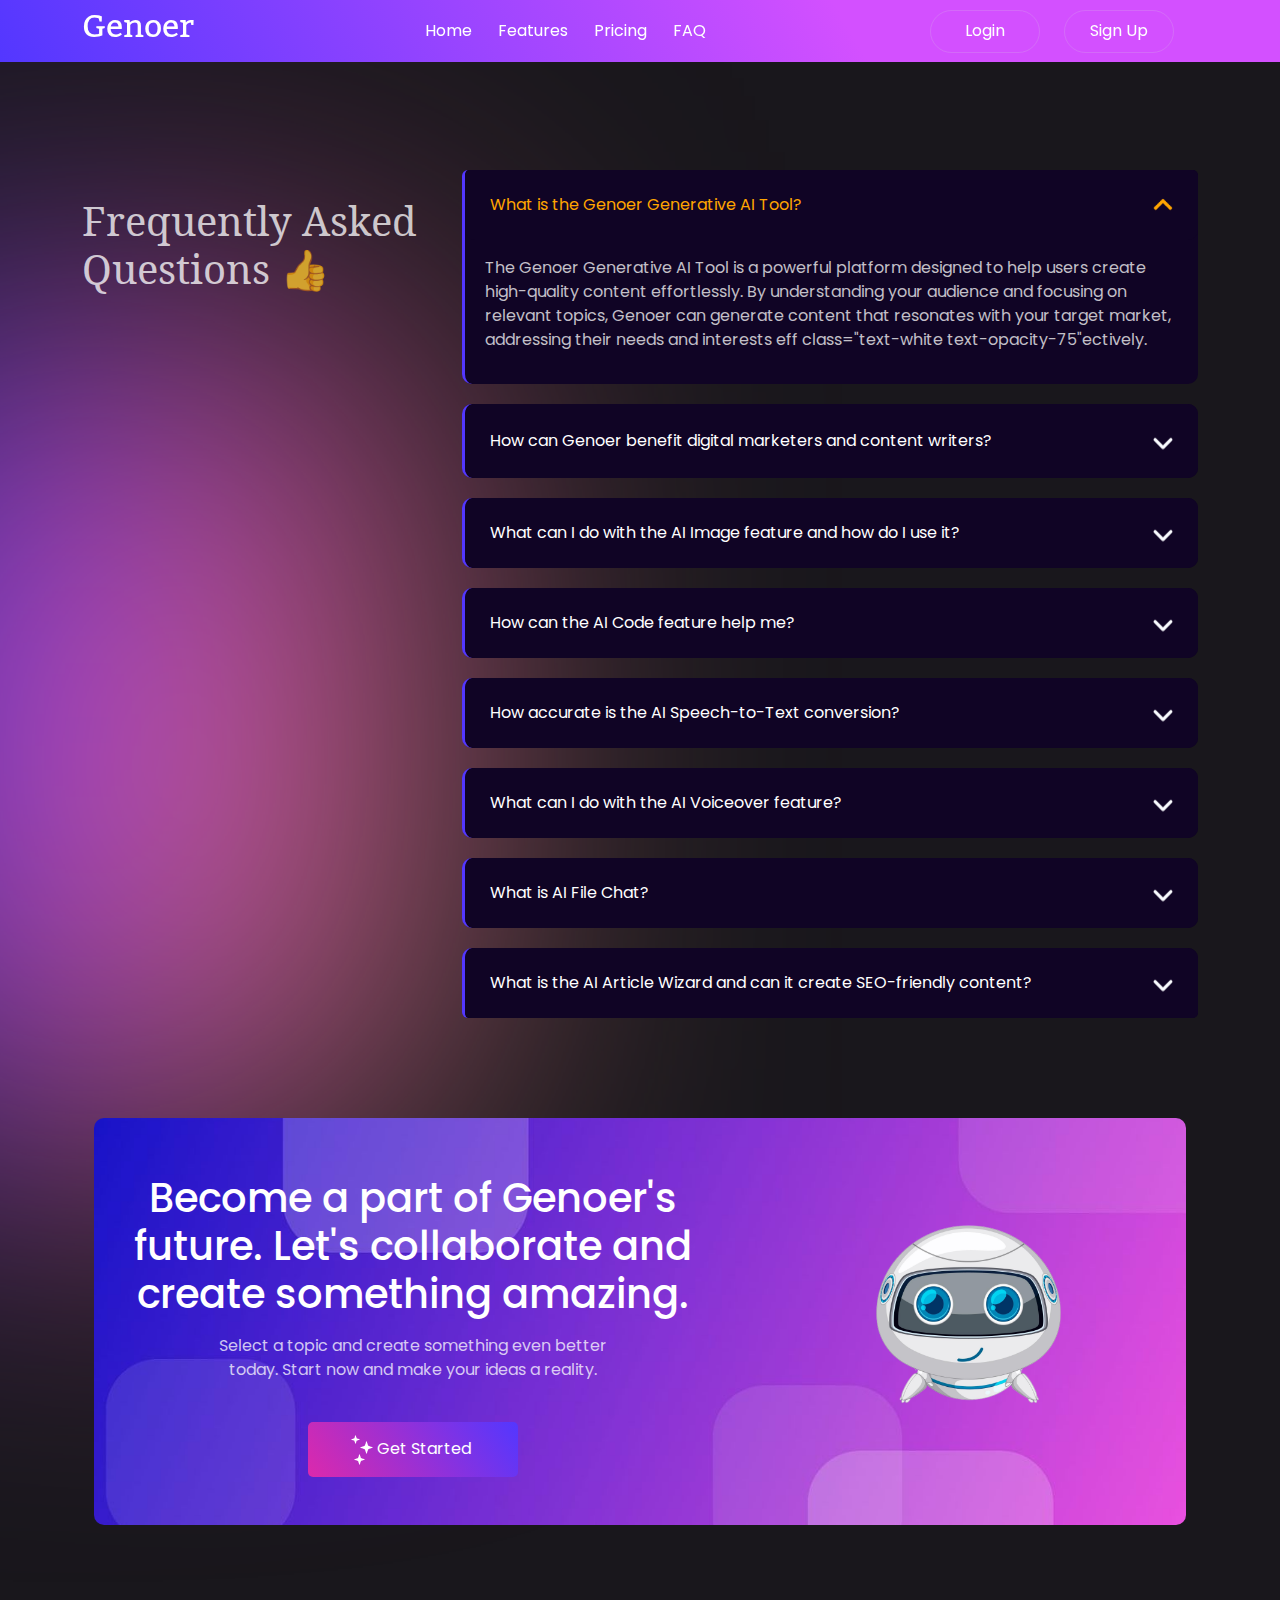
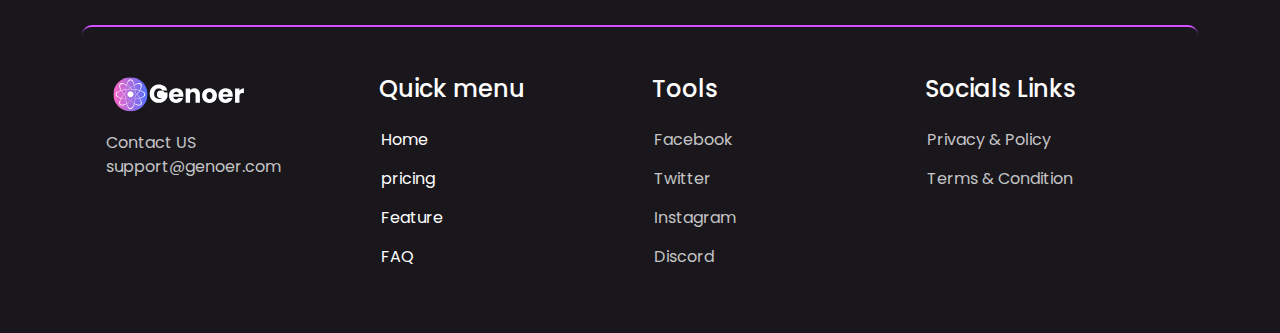
<file: Faq.html>
<!DOCTYPE html>
<html lang="en">
<head>
    <meta charset="UTF-8">
    <meta name="viewport" content="width=device-width, initial-scale=1.0">
    <title>Faq</title>
    <link href="https://cdn.jsdelivr.net/npm/bootstrap@5.3.3/dist/css/bootstrap.min.css" rel="stylesheet" integrity="sha384-QWTKZyjpPEjISv5WaRU9OFeRpok6YctnYmDr5pNlyT2bRjXh0JMhjY6hW+ALEwIH" crossorigin="anonymous">
    <!-- Bootstrap Css end  -->
    <!-- link style.css-->
    <link rel="stylesheet" href="Faq.css">
    <!-- Google fonts -->
    <link rel="preconnect" href="https://fonts.googleapis.com">
    <link rel="preconnect" href="https://fonts.gstatic.com" crossorigin>
    <link href="https://fonts.googleapis.com/css2?family=Kadwa:wght@400;700&family=Koh+Santepheap:wght@100;300;400;700;900&family=Poppins:ital,wght@0,100;0,200;0,300;0,400;0,500;0,600;0,700;0,800;0,900;1,100;1,200;1,300;1,400;1,500;1,600;1,700;1,800;1,900&family=Roboto:ital,wght@0,100;0,300;0,400;0,500;0,700;0,900;1,100;1,300;1,400;1,500;1,700;1,900&display=swap" rel="stylesheet">
    <!-- Google icon-->
    <link rel="stylesheet" href="https://cdnjs.cloudflare.com/ajax/libs/font-awesome/6.5.2/css/all.min.css" integrity="sha512-SnH5WK+bZxgPHs44uWIX+LLJAJ9/2PkPKZ5QiAj6Ta86w+fsb2TkcmfRyVX3pBnMFcV7oQPJkl9QevSCWr3W6A==" crossorigin="anonymous" referrerpolicy="no-referrer" />
    <!-- owl cnd css-->
    <link rel="stylesheet" href="https://cdnjs.cloudflare.com/ajax/libs/OwlCarousel2/2.3.4/assets/owl.carousel.min.css">
    <!-- AOS animaction cdn css -->
    <link href="https://unpkg.com/aos@2.3.1/dist/aos.css" rel="stylesheet">
</head>
<body>
    <div class="container-fluid">
     <!-- Navbar start -->
     <nav class="navbar navbar-expand-lg fixed-top" style="padding:3px;">
        <div class="container ">
          <a class="navbar-brand h1" href="index.html">Genoer</a>
          <button class="navbar-toggler" type="button" data-bs-toggle="collapse" data-bs-target="#navbarSupportedContent" aria-controls="navbarSupportedContent" aria-expanded="false" aria-label="Toggle navigation">
            <span class="navbar-toggler-icon"></span>
          </button>
          <div class="collapse navbar-collapse" id="navbarSupportedContent">
            <ul class="navbar-nav ms-auto mb-2 mb-lg-0">
              <li class="nav-item">
                <a class="nav-link active" aria-current="page" href="index.html">Home</a>
              </li>
              <li class="nav-item">
                <a class="nav-link link-offset-2 link-offset-3-hover link-underline link-underline-opacity-0 link-underline-opacity-75-hover" href="feature.html">Features</a>
              </li>
              <li class="nav-item">
                <a class="nav-link" href="pricing.htm">Pricing</a>
              </li>
              <li class="nav-item">
                <a class="nav-link" href="Faq.html">FAQ</a>
              </li>
              <!-- <li class="nav-item">
                <a class="nav-link" href="#"></a>
              </li> -->
            </ul>
            <ul class="navbar-nav ms-auto mb-2 mb-lg-0 navbar-nav-btn">
                <li class="nav-item ">
                  <a class="nav-link btn-one mb-3 mb-lg-0 me-4" aria-current="page" href="#">Login</a>
                </li>
                <li class="nav-item ">
                  <a class="nav-link btn-one mb-3 mb-lg-0 me-4" aria-current="page" href="#">Sign Up</a>
                </li>
            </ul>
            
          </div>
        </div>
     </nav>
     <!-- Navbar end -->
     <!-- start faq -->
     <div class="container-fluid">
        <div class="container faq">
          <div class="row background-gradient z-n1 position-absolute">
            <div class="inner-gradient"></div>
          </div>
            <div class="row" style="margin-top:150px;">
                <div class="col-lg-4">
                    <h4 class="text-white text-opacity-75 mt-5">Frequently Asked Questions 👍</h4>
                </div>
                <div class="col-lg-8">
                    <div class="">
                        <div class="accordion" id="accordionPanelsStayOpenExample">
                          <div class="accordion-item">
                            <h2 class="accordion-header">
                              <button class="accordion-button" type="button" data-bs-toggle="collapse" data-bs-target="#panelsStayOpen-collapseOne" aria-expanded="true" aria-controls="panelsStayOpen-collapseOne">
                                What is the Genoer Generative AI Tool?
                              </button>
                            </h2>
                            <div id="panelsStayOpen-collapseOne" class="accordion-collapse collapse show">
                              <div class="accordion-body">
                               <p class="text-white text-opacity-75">The Genoer Generative AI Tool is a powerful platform designed to help users create high-quality content effortlessly. By understanding your audience and focusing on relevant topics, Genoer can generate content that resonates with your target market, addressing their needs and interests eff class="text-white text-opacity-75"ectively.</p>
                              </div>
                            </div>
                          </div>
                          <div class="accordion-item">
                            <h2 class="accordion-header">
                              <button class="accordion-button collapsed btn" type="button" data-bs-toggle="collapse" data-bs-target="#panelsStayOpen-collapseTwo" aria-expanded="false" aria-controls="panelsStayOpen-collapseTwo">
                                How can Genoer benefit digital marketers and content writers?
                              </button>
                            </h2>
                            <div id="panelsStayOpen-collapseTwo" class="accordion-collapse collapse">
                              <div class="accordion-body">
                                <p class="text-white text-opacity-75">Absolutely! Genoer is an invaluable tool for digital marketers and content writers. It simplifies the content creation process, helps generate fresh ideas, and ensures the content is tailored to engage your target audience. Whether you're crafting blog posts, social media updates, or marketing materials, Genoer enhances productivity and creativity.
                                </p>
                              </div>
                            </div>
                          </div>
                          <div class="accordion-item">
                            <h2 class="accordion-header">
                              <button class="accordion-button collapsed" type="button" data-bs-toggle="collapse" data-bs-target="#panelsStayOpen-collapseThree" aria-expanded="false" aria-controls="panelsStayOpen-collapseThree">
                                What can I do with the AI Image feature and how do I use it? 
                              </button>
                            </h2>
                            <div id="panelsStayOpen-collapseThree" class="accordion-collapse collapse">
                              <div class="accordion-body">
                               <p class="text-white text-opacity-75">The AI Image feature allows you to generate high-quality images for various purposes such as social media posts, website graphics, and marketing materials. To use it, simply provide a description or keywords for the image you need. Our AI will generate a customized image that matches your criteria, which you can further adjust as needed. This tool is perfect for creating unique visuals tailored to your specific projects and preferences.
                              </p>
                              </div>
                            </div>
                          </div>
                          <div class="accordion-item">
                            <h2 class="accordion-header">
                              <button class="accordion-button collapsed" type="button" data-bs-toggle="collapse" data-bs-target="#panelsStayOpen-collapseFour" aria-expanded="false" aria-controls="panelsStayOpen-collapseFour">
                                How can the AI Code feature help me?
                              </button>
                            </h2>
                            <div id="panelsStayOpen-collapseFour" class="accordion-collapse collapse">
                              <div class="accordion-body">
                               <p class="text-white text-opacity-75">The AI Code feature assists in generating, optimizing, and debugging code. Whether you're a beginner or an experienced developer, Genoer can help streamline your coding tasks
                              </p>
                              </div>
                            </div>
                          </div>
                          <div class="accordion-item">
                            <h2 class="accordion-header">
                              <button class="accordion-button collapsed" type="button" data-bs-toggle="collapse" data-bs-target="#panelsStayOpen-collapseFive" aria-expanded="false" aria-controls="panelsStayOpen-collapseFive">
                                How accurate is the AI Speech-to-Text conversion?
                              </button>
                            </h2>
                            <div id="panelsStayOpen-collapseFive" class="accordion-collapse collapse">
                              <div class="accordion-body">
                               <p class="text-white text-opacity-75">Our AI Speech-to-Text tool is highly accurate and supports multiple languages. It can convert spoken words into text with high precision, but the accuracy may vary depending on the audio quality and clarity.
                              </p>
                              </div>
                            </div>
                          </div>
                          <div class="accordion-item">
                            <h2 class="accordion-header">
                              <button class="accordion-button collapsed" type="button" data-bs-toggle="collapse" data-bs-target="#panelsStayOpen-collapsesix" aria-expanded="false" aria-controls="panelsStayOpen-collapsesix">
                                What can I do with the AI Voiceover feature?
                              </button>
                            </h2>
                            <div id="panelsStayOpen-collapsesix" class="accordion-collapse collapse">
                              <div class="accordion-body">
                               <p class="text-white text-opacity-75">The AI Voiceover feature generates professional-quality voiceovers for videos, presentations, and other multimedia content. You can choose from 30+ various voices and styles to match your needs.
                              </p>
                              </div>
                            </div>
                          </div>
                          <div class="accordion-item">
                            <h2 class="accordion-header">
                              <button class="accordion-button collapsed" type="button" data-bs-toggle="collapse" data-bs-target="#panelsStayOpen-collapseSeven" aria-expanded="false" aria-controls="panelsStayOpen-collapseSeven">
                                What is AI File Chat?
                              </button>
                            </h2>
                            <div id="panelsStayOpen-collapseSeven" class="accordion-collapse collapse">
                              <div class="accordion-body">
                               <p class="text-white text-opacity-75">AI File Chat allows you to interact with your documents using a chatbot interface. You can ask questions about the content of your files, get summaries, or retrieve specific information without manually searching through the document.
                              </p>
                              </div>
                            </div>
                          </div>
                          <div class="accordion-item">
                            <h2 class="accordion-header">
                              <button class="accordion-button collapsed" type="button" data-bs-toggle="collapse" data-bs-target="#panelsStayOpen-collapseTen" aria-expanded="false" aria-controls="panelsStayOpen-collapseTen">
                                What is the AI Article Wizard and can it create SEO-friendly content? 
                              </button>
                            </h2>
                            <div id="panelsStayOpen-collapseTen" class="accordion-collapse collapse">
                              <div class="accordion-body">
                               <p class="text-white text-opacity-75">The AI Article Wizard helps you create well-written articles on any topic by simply inputting your desired topic or keywords. It generates comprehensive content, saving you time and effort. Additionally, the AI Article Wizard is designed to create SEO-friendly content that can enhance your search engine rankin
                              </p>
                              </div>
                            </div>
                          </div>
                        </div>
                      </div>
                </div>
            </div>
        </div>
        <div class="container">
          <div class="container-fluid ">
            <div class="container last-baner">
              <div class="row last-img-row pt-5 pb-5">
                <div class=" col-12 col-lg-7 text-white text-center">
                  <h1 class=" text-center mt-2 main-title">Become a part of Genoer's future. <span>Let's collaborate and create something amazing.</span></h1>
                  <p class="col-md-8 col-lg-8 mx-auto mt-3 text-white text-opacity-75">Select a topic and create something even better today. Start now and make your ideas a reality.</p>
                  <button class="btn-two mt-4 ps-1 pe-2" style="width:210px;"><img src="/images/star.png" class="me-1"><a href="#" class="text-white link-underline link-underline-opacity-0">Get Started </a> </button> 
                </div>
                <div class="col-12 col-lg-5 mt-lg-0 mt-4 d-flex justify-content-center align-item-center last-img">
                  <img class="img-fluid" src="/images/friendly-robot-starry-space.png">
                  <!-- <img class="img-fluid" src="/images/chatbot-baner.png"> -->
                </div>
              </div>
            </div>
           </div>
           <!-- end baner -->
           <!-- start footer -->
           <div class="container-fluid footer mb-5">
            <div class="container">
              <div class="row text-white text-opacity-75 mt-5">
                <div class="col-md-6 col-lg-3">
                  <img src="/images/logo_genoer.png">
                  <p class="mb-0 mt-3">Contact US</p>
                  <p class="">support@genoer.com</p>
                </div>
                <div class="col-md-6 col-lg-3">
                  <h4 class=" text-white">Quick menu</h4>
                  <ul class="mt-4">
                    <li><a href="index.html" class="text-white link-underline link-underline-opacity-0">Home</a></li>
                    <li><a href="pricing.htm" class="text-white link-underline link-underline-opacity-0">pricing</a></li>
                    <li><a href="feature.html" class="text-white  link-underline link-underline-opacity-0">Feature</a></li>
                    <li><a href="Faq.html" class="text-white link-underline link-underline-opacity-0">FAQ</a></li>
                  </ul>
                </div>
                <div class="col-md-6 col-lg-3 mt-lg-0 mt-md-4">
                  <h4 class=" text-white ">Tools</h4>
                  <ul class="mt-4">
                    <li>Facebook</li>
                    <li>Twitter</li>
                    <li>Instagram</li>
                    <li>Discord</li>
                  </ul>
                </div>
                <div class=" col-md-6 col-lg-3 mt-lg-0 mt-md-4">
                  <h4 class=" text-white ">Socials Links</h4>
                  <ul class="mt-4">
                    <li>Privacy & Policy</li>
                    <li>Terms & Condition</li>
                  </ul>
                </div>
              </div>
            </div>
           </div>
           <!-- end footer -->
  
        </div>
     </div>
      
     <!-- end faq -->
        
     </div>










     <!-- Bootstrap Js start  -->
     <script src="https://cdn.jsdelivr.net/npm/bootstrap@5.3.3/dist/js/bootstrap.bundle.min.js" integrity="sha384-YvpcrYf0tY3lHB60NNkmXc5s9fDVZLESaAA55NDzOxhy9GkcIdslK1eN7N6jIeHz" crossorigin="anonymous"></script>
      
     <!-- jquery cdn js -->
    <script src="https://code.jquery.com/jquery-3.7.1.min.js" ></script>
    <!-- Aos animaction cdn js -->
    <script src="https://unpkg.com/aos@2.3.1/dist/aos.js"></script>
    <!-- AOS animaction initialize js -->

    <!-- link.js -->
    <script src="quction.js"></script>
</body>
</html>
</file>
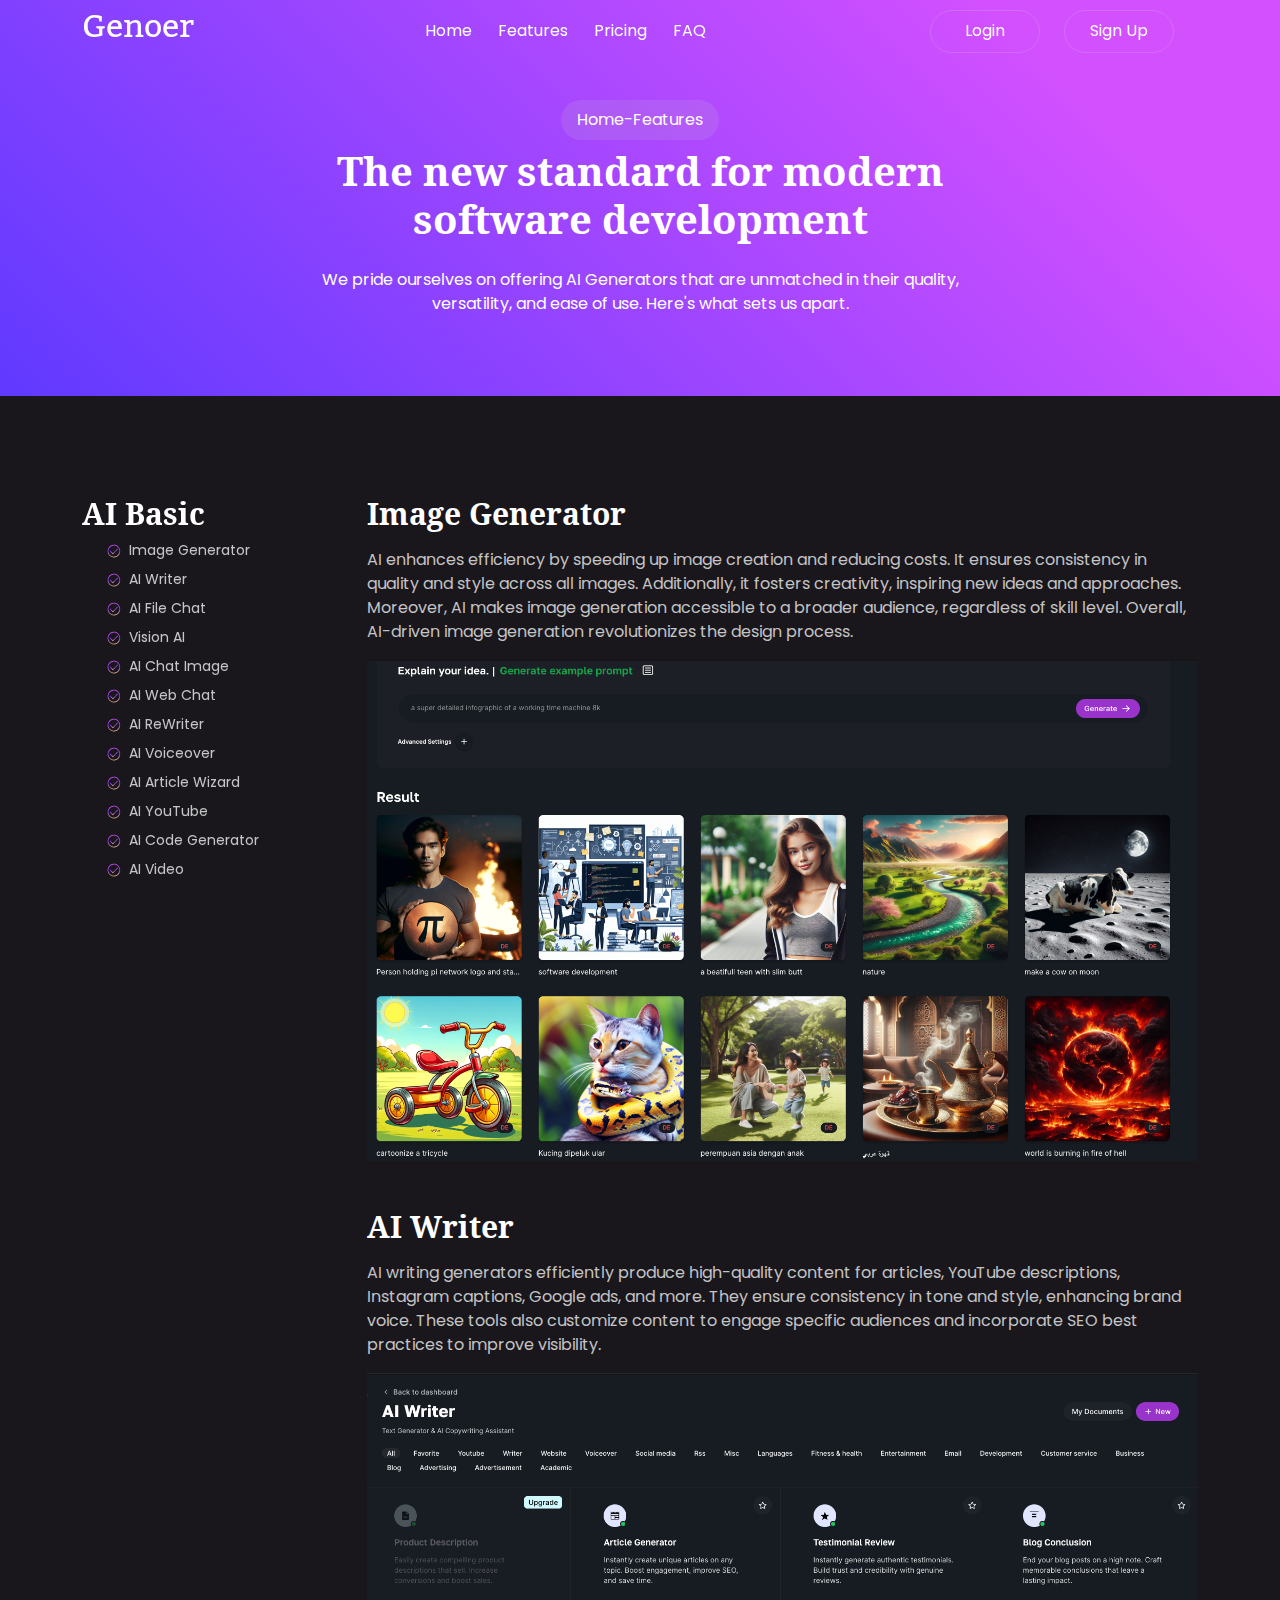
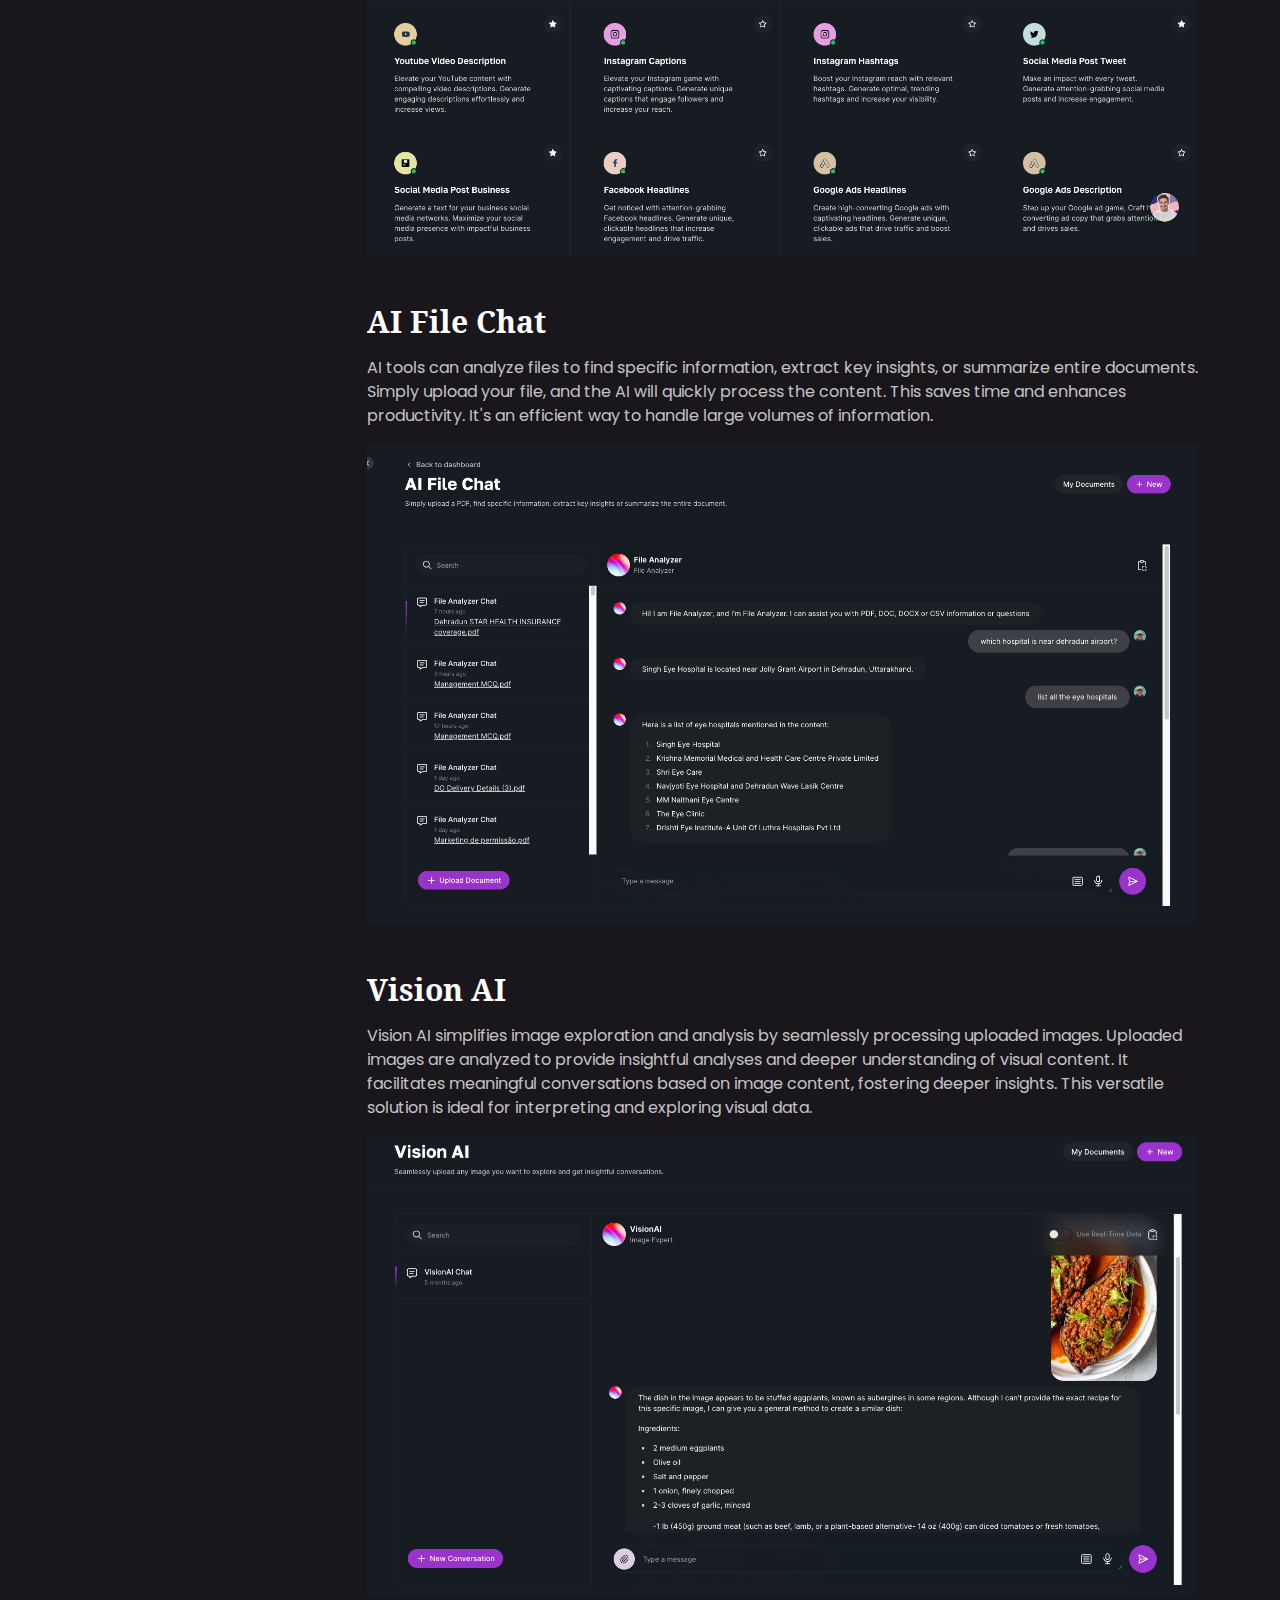
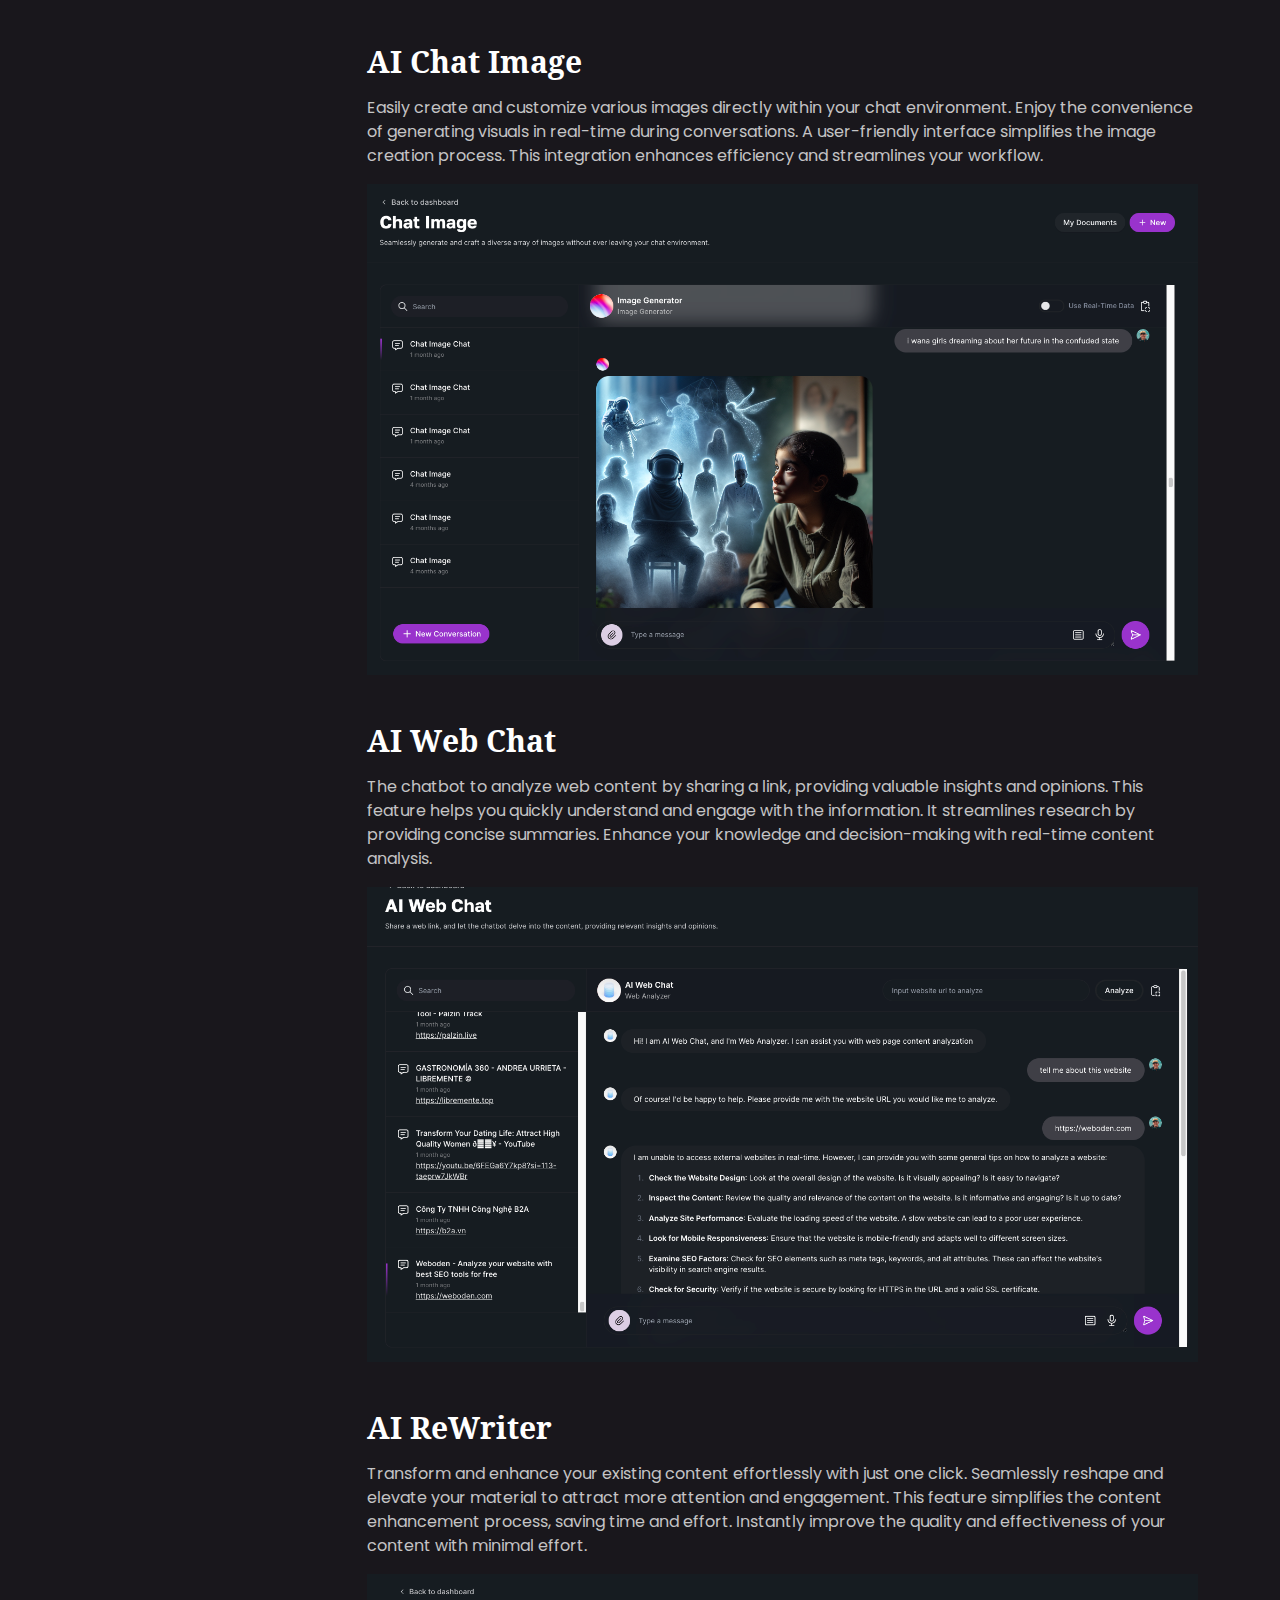
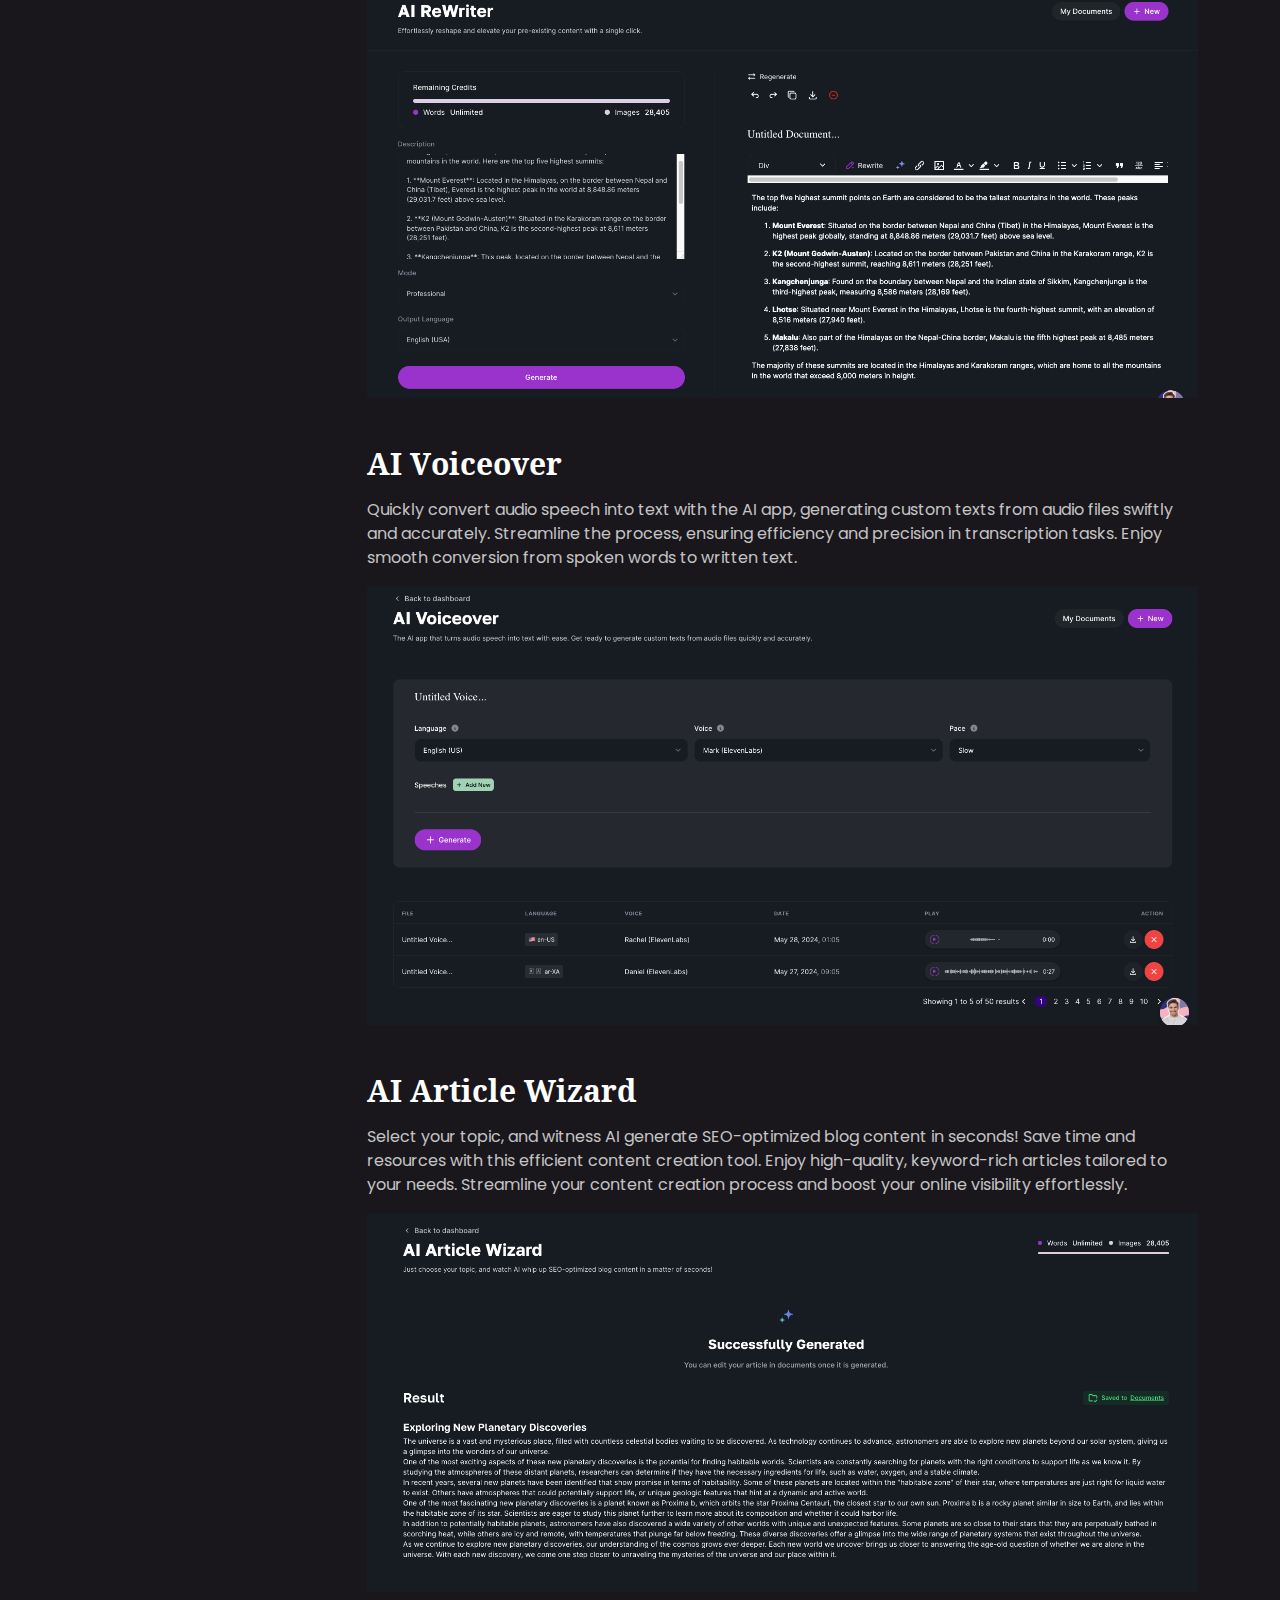
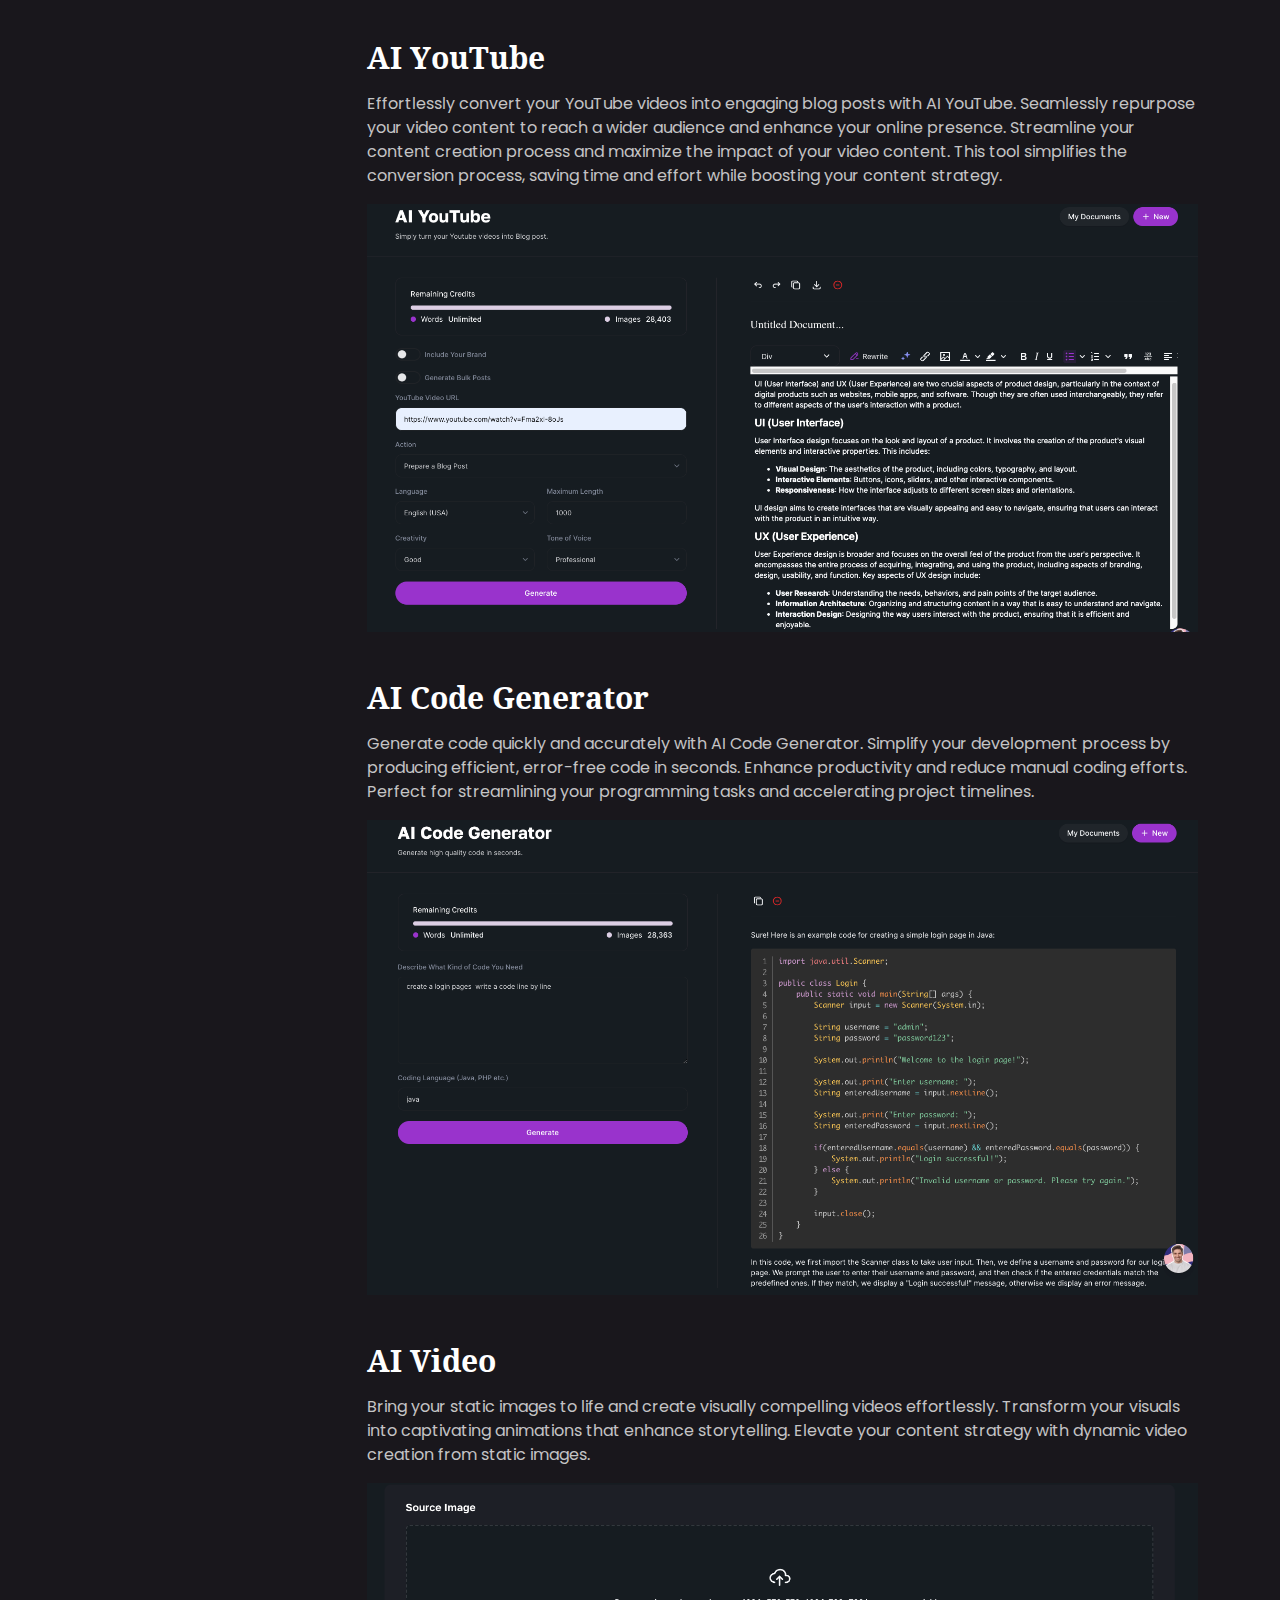
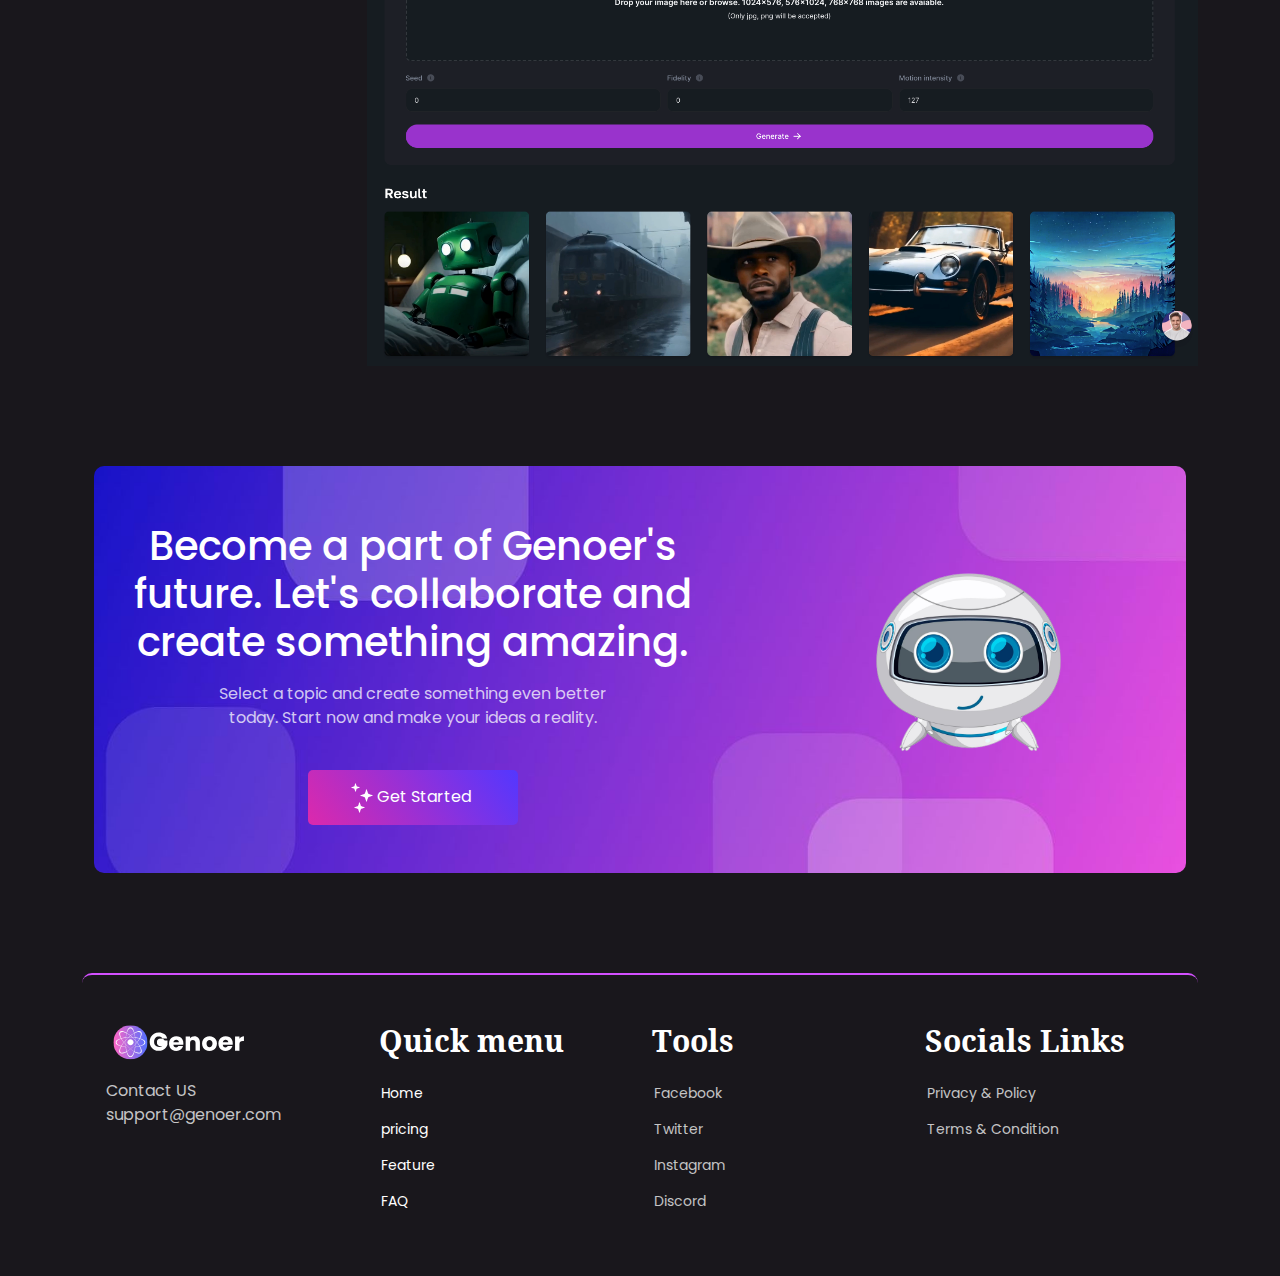
<file: feature.html>
<!DOCTYPE html>
<html lang="en">
<head>
    <meta charset="UTF-8">
    <meta name="viewport" content="width=device-width, initial-scale=1.0">
    <title>feature</title>
        <!-- Bootstrap Css start -->
        <link href="https://cdn.jsdelivr.net/npm/bootstrap@5.3.3/dist/css/bootstrap.min.css" rel="stylesheet" integrity="sha384-QWTKZyjpPEjISv5WaRU9OFeRpok6YctnYmDr5pNlyT2bRjXh0JMhjY6hW+ALEwIH" crossorigin="anonymous">
        <!-- Bootstrap Css end  -->
        <!-- link style.css-->
        <link rel="stylesheet" href="feature.css">
        <!-- Google fonts -->
        <link rel="preconnect" href="https://fonts.googleapis.com">
        <link rel="preconnect" href="https://fonts.gstatic.com" crossorigin>
        <link href="https://fonts.googleapis.com/css2?family=Kadwa:wght@400;700&family=Koh+Santepheap:wght@100;300;400;700;900&family=Poppins:ital,wght@0,100;0,200;0,300;0,400;0,500;0,600;0,700;0,800;0,900;1,100;1,200;1,300;1,400;1,500;1,600;1,700;1,800;1,900&family=Roboto:ital,wght@0,100;0,300;0,400;0,500;0,700;0,900;1,100;1,300;1,400;1,500;1,700;1,900&display=swap" rel="stylesheet">
        <!-- Google icon-->
        <link rel="stylesheet" href="https://cdnjs.cloudflare.com/ajax/libs/font-awesome/6.5.2/css/all.min.css" integrity="sha512-SnH5WK+bZxgPHs44uWIX+LLJAJ9/2PkPKZ5QiAj6Ta86w+fsb2TkcmfRyVX3pBnMFcV7oQPJkl9QevSCWr3W6A==" crossorigin="anonymous" referrerpolicy="no-referrer" />
        <!-- owl cnd css-->
        <link rel="stylesheet" href="https://cdnjs.cloudflare.com/ajax/libs/OwlCarousel2/2.3.4/assets/owl.carousel.min.css">
        <!-- AOS animaction cdn css -->
        <link href="https://unpkg.com/aos@2.3.1/dist/aos.css" rel="stylesheet">
</head>
<body>
 
    <div class="container-fluid future-head">
     <!-- Navbar start -->
      <nav class="navbar navbar-expand-lg fixed-top nav_head" style="padding:3px;">
        <div class="container">
          <a class="navbar-brand h1" href="index.html">Genoer</a>
          <button class="navbar-toggler" type="button" data-bs-toggle="collapse" data-bs-target="#navbarSupportedContent" aria-controls="navbarSupportedContent" aria-expanded="false" aria-label="Toggle navigation">
            <span class="navbar-toggler-icon"></span>
          </button>
          <div class="collapse navbar-collapse" id="navbarSupportedContent">
            <ul class="navbar-nav ms-auto mb-2 mb-lg-0">
              <li class="nav-item">
                <a class="nav-link active" aria-current="page" href="index.html">Home</a>
              </li>
              <li class="nav-item">
                <a class="nav-link link-offset-2 link-offset-3-hover link-underline link-underline-opacity-0 link-underline-opacity-75-hover" href="feature.html">Features</a>
              </li>
              <li class="nav-item">
                <a class="nav-link" href="pricing.htm">Pricing</a>
              </li>
              <li class="nav-item">
                <a class="nav-link" href="Faq.html">FAQ</a>
              </li>
            </ul>
            <ul class="navbar-nav ms-auto mb-2 mb-lg-0 navbar-nav-btn">
                <li class="nav-item ">
                  <a class="nav-link btn-one mb-3 mb-lg-0 me-4" aria-current="page" href="#">Login</a>
                </li>
                <li class="nav-item ">
                  <a class="nav-link btn-one mb-3 mb-lg-0 me-4" aria-current="page" href="#">Sign Up</a>
                </li>
            </ul>
            
          </div>
        </div>
      </nav>
      <!-- Navbar end -->
      <div class="container">
        <!-- Breadcrumb Section -->
       <section class="breadcrumb-section text-white" style="padding-top: 100px;">
        <div class="breadcrumb-section-inner">
         <div class="container">
          <div class="row justify-content-center">
           <div class="col-xxl-7 col-xl-8">
             <div class="text-center">
               <div class="d-inline-flex align-items-center py-2 px-3 rounded-5 home-future" style="background-color:rgba(202, 197, 197, 0.149);">
                 <a href="index-7.html" class="link fs-12 text-white link-underline link-underline-opacity-0">Home</a>
                  <span class="fs-12 clr-white">-</span>
                <span class="fs-12 clr-white">Features</span>
              </div>
              <h2 class="h3 mt-2 text-white">The new standard for modern software development</h2>
              <p class="clr-neutral-80 max-text-60 mx-auto mt-4 mb-0">We pride ourselves on offering AI Generators that are unmatched in their quality, versatility, and ease of use. Here's what sets us apart.</p>
            </div>
          </div>
        </div>
      </div>
    </div>
       </section>
        <!-- /Breadcrumb Section -->
      </div>
    </div>
    <div class="container-fluid sub-head" style="margin-top: 100px;">
      <div class="container">
        <div class="row gy-5">
          <div class="col-lg-3">
            <div class="feature-sidebar-list sticky-top" id="featured-block-list" style="top:100px;">
              <h4 class="">AI Basic</h4>
              <ul class="list list-column gap-2 ps-3">
                <li class="m-2"><a href="#Image Generator" class="text-white link link-underline link-underline-opacity-0  text-opacity-75 fs-14"><img src="images/image-generator-icon.svg" class="img-fluid me-2" style="width:15px; height:15px;">Image Generator</a></li>
                <li class="m-2"><a href="#AIWriter" class="text-white link link-underline link-underline-opacity-0 text-opacity-75  fs-14"><img src="images/image-generator-icon.svg" class="img-fluid me-2" style="width:px; height:15px;">AI Writer</a></li>
                <li class="m-2"><a href="#AIFileChat" class="text-white link link-underline link-underline-opacity-0  text-opacity-75 fs-14"><img src="images/image-generator-icon.svg" class="img-fluid me-2" style="width:px; height:15px;">AI File Chat</a></li>
                <li class="m-2"><a href="#VisionAI" class="text-white link link-underline link-underline-opacity-0  text-opacity-75 fs-14"><img src="images/image-generator-icon.svg" class="img-fluid me-2" style="width:15px; height:15px;">Vision AI</a></li>
                <li class="m-2"><a href="#AIChatImage" class="text-white link link-underline link-underline-opacity-0  text-opacity-75 fs-14"><img src="images/image-generator-icon.svg" class="img-fluid me-2" style="width:px; height:15px;">AI Chat Image</a></li>
                <li class="m-2"><a href="#AIWebChat" class="text-white link link-underline link-underline-opacity-0 text-opacity-75  fs-14"><img src="images/image-generator-icon.svg" class="img-fluid me-2" style="width:px; height:15px;">AI Web Chat</a></li>
                <li class="m-2"><a href="#AIReWriter" class="text-white link link-underline link-underline-opacity-0  text-opacity-75 fs-14"><img src="images/image-generator-icon.svg" class="img-fluid me-2" style="width:px; height:15px;">AI ReWriter</a></li>
                <li class="m-2"><a href="#AIVoiceover" class="text-white link link-underline link-underline-opacity-0  text-opacity-75 fs-14"><img src="images/image-generator-icon.svg" class="img-fluid me-2" style="width:px; height:15px;">AI Voiceover</a></li>
                <li class="m-2"><a href="#AIArticleWizard" class="text-white link link-underline link-underline-opacity-0  text-opacity-75 fs-14"><img src="images/image-generator-icon.svg" class="img-fluid me-2" style="width:px; height:15px;">AI Article Wizard</a></li>
                <li class="m-2"><a href="#AIYouTube" class="text-white link link-underline link-underline-opacity-0  text-opacity-75 fs-14"><img src="images/image-generator-icon.svg" class="img-fluid me-2" style="width:px; height:15px;">AI YouTube</a></li>
                <li class="m-2"><a href="#AICodeGenerator" class="text-white link link-underline link-underline-opacity-0  text-opacity-75 fs-14"><img src="images/image-generator-icon.svg" class="img-fluid me-2" style="width:px; height:15px;">AI Code Generator</a></li>
                <li class="m-2"><a href="#AIVideo" class="text-white link link-underline link-underline-opacity-0  text-opacity-75 fs-14"><img src="images/image-generator-icon.svg" class="img-fluid me-2" style="width:px; height:15px;">AI Video</a></li>
              </ul>
            </div>
          </div>
          <div class="col-lg-9">
            <div data-bs-spy="scroll" data-bs-target="#featured-block-list" data-bs-smooth-scroll="true" class="scrollspy-example" tabindex="0">
              <!--image generator start-->
              <div class="featured-block" id="Image Generator">
                <div class="d-flex flex-wrap align-items-center gap-6">
                  <div class="w-14 h-14 rounded-circle d-flex justify-content-center align-items-center clr-primary-key featured-title-icon-bg h5 mb-0">
                    <i class="bi bi-gear"></i>
                  </div>
                  <h3 class="h4 clr-neutral-90 fw-bold mb-0" >Image Generator</h3>
                </div>
                <div class="ps-lg-20">
                  <p class="text-white text-opacity-75 mb-3 mt-3"> AI enhances efficiency by speeding up image creation and reducing costs. It ensures consistency in quality and style across all images. Additionally, it fosters creativity, inspiring new ideas and approaches. Moreover, AI makes image generation accessible to a broader audience, regardless of skill level. Overall, AI-driven image generation revolutionizes the design process.</p>
                  <div class="planning-feature-list-wrapper rounded-3 mt-10 mb-10">
                    <img src="images/image_generate.png" alt="image" class="img-fluid planning-feature-bg w-100 h-100" style="object-fit:cover;"> 
                  </div>
                </div>
              </div> 
              <!--image generator end -->
              <!--writ generator start-->
               <div class="featured-block mt-5">
                <div class="d-flex flex-wrap align-items-center gap-6">
                  <div class="w-14 h-14 rounded-circle d-flex justify-content-center align-items-center clr-primary-key featured-title-icon-bg h5 mb-0">
                    <i class="bi bi-gear"></i>
                  </div>
                  <h3 class="h4 clr-neutral-90 fw-bold mb-0" id="AIWriter">AI Writer</h3>
                </div>
                <div class="ps-lg-20">
                  <p class="text-white text-opacity-75 mb-3 mt-3">AI writing generators efficiently produce high-quality content for articles, YouTube descriptions, Instagram captions, Google ads, and more. They ensure consistency in tone and style, enhancing brand voice. These tools also customize content to engage specific audiences and incorporate SEO best practices to improve visibility.</p>
                  <div class="rounded-3 mt-10 mb-10 planning-feature-list-wrapper">
                    <img src="images/ai_writer.png" alt="image" class="img-fluid w-100 h-100" style="object-fit:cover;"> 
                  </div>
                </div>
              </div> 
              <!--writ generator end -->
              <!--file chat generator start-->
              <div class="featured-block mt-5">
                <div class="d-flex flex-wrap align-items-center gap-6">
                  <div class="w-14 h-14 rounded-circle d-flex justify-content-center align-items-center clr-primary-key featured-title-icon-bg h5 mb-0">
                    <i class="bi bi-gear"></i>
                  </div>
                  <h3 class="h4 clr-neutral-90 fw-bold mb-0" id="AIFileChat">AI File Chat</h3>
                </div>
                <div class="ps-lg-20">
                  <p class="text-white text-opacity-75 mb-3 mt-3">AI tools can analyze files to find specific information, extract key insights, or summarize entire documents. Simply upload your file, and the AI will quickly process the content. This saves time and enhances productivity. It's an efficient way to handle large volumes of information.</p>
                  <div class="rounded-3 mt-10 mb-10 planning-feature-list-wrapper">
                    <img src="images/ai_file_chat.png" alt="image" class="img-fluid w-100 h-100" style="object-fit:cover;"> 
                  </div>
                </div>
              </div> 
              <!--file chat generator end -->
               <!--vision ai generator start-->
               <div class="featured-block mt-5">
                <div class="d-flex flex-wrap align-items-center gap-6">
                  <div class="w-14 h-14 rounded-circle d-flex justify-content-center align-items-center clr-primary-key featured-title-icon-bg h5 mb-0">
                    <i class="bi bi-gear"></i>
                  </div>
                  <h3 class="h4 clr-neutral-90 fw-bold mb-0"id="VisionAI">Vision AI</h3>
                </div>
                <div class="ps-lg-20">
                  <p class="text-white text-opacity-75 mb-3 mt-3">Vision AI simplifies image exploration and analysis by seamlessly processing uploaded images. Uploaded images are analyzed to provide insightful analyses and deeper understanding of visual content. It facilitates meaningful conversations based on image content, fostering deeper insights. This versatile solution is ideal for interpreting and exploring visual data.</p>
                  <div class="rounded-3 mt-10 mb-10 planning-feature-list-wrapper">
                    <img src="images/ai_vision2.png" alt="image" class="img-fluid w-100 h-100" style="object-fit:cover;"> 
                  </div>
                </div>
              </div> 
              <!--vision ai generator end -->
              <!--chat image start-->
              <div class="featured-block mt-5" id="featured-block-1">
                <div class="d-flex flex-wrap align-items-center gap-6">
                  <div class="w-14 h-14 rounded-circle d-flex justify-content-center align-items-center clr-primary-key featured-title-icon-bg h5 mb-0">
                    <i class="bi bi-gear"></i>
                  </div>
                  <h3 class="h4 clr-neutral-90 fw-bold mb-0" id="AIChatImage">AI Chat Image</h3>
                </div>
                <div class="ps-lg-20">
                  <p class="text-white text-opacity-75 mb-3 mt-3">Easily create and customize various images directly within your chat environment. Enjoy the convenience of generating visuals in real-time during conversations. A user-friendly interface simplifies the image creation process. This integration enhances efficiency and streamlines your workflow.</p>
                  <div class="rounded-3 mt-10 mb-10 planning-feature-list-wrapper">
                    <img src="images/ai_chat_image.png" alt="image" class="img-fluid w-100 h-100" style="object-fit:cover;"> 
                  </div>
                </div>
              </div> 
              <!--chat image end -->
              <!--Ai web chat start-->
              <div class="featured-block mt-5">
                <div class="d-flex flex-wrap align-items-center gap-6">
                  <div class="w-14 h-14 rounded-circle d-flex justify-content-center align-items-center clr-primary-key featured-title-icon-bg h5 mb-0">
                    <i class="bi bi-gear"></i>
                  </div>
                  <h3 class="h4 clr-neutral-90 fw-bold mb-0" id="AIWebChat">AI Web Chat</h3>
                </div>
                <div class="ps-lg-20">
                  <p class="text-white text-opacity-75 mb-3 mt-3">The chatbot to analyze web content by sharing a link, providing valuable insights and opinions. This feature helps you quickly understand and engage with the information. It streamlines research by providing concise summaries. Enhance your knowledge and decision-making with real-time content analysis.</p>
                  <div class="rounded-3 mt-10 mb-10 planning-feature-list-wrapper">
                    <img src="images/ai_web_chat.png" alt="image" class="img-fluid w-100 h-100" style="object-fit:cover;"> 
                  </div>
                </div>
              </div> 
              <!--Ai web chatend -->
              <!--ReWriter start-->
              <div class="featured-block mt-5">
                <div class="d-flex flex-wrap align-items-center gap-6">
                  <div class="w-14 h-14 rounded-circle d-flex justify-content-center align-items-center clr-primary-key featured-title-icon-bg h5 mb-0">
                    <i class="bi bi-gear"></i>
                  </div>
                  <h3 class="h4 clr-neutral-90 fw-bold mb-0" id="AIReWriter">AI ReWriter</h3>
                </div>
                <div class="ps-lg-20">
                  <p class="text-white text-opacity-75 mb-3 mt-3">Transform and enhance your existing content effortlessly with just one click. Seamlessly reshape and elevate your material to attract more attention and engagement. This feature simplifies the content enhancement process, saving time and effort. Instantly improve the quality and effectiveness of your content with minimal effort.</p>
                  <div class="rounded-3 mt-10 mb-10 planning-feature-list-wrapper">
                    <img src="images/ai_rewriter.png" alt="image" class="img-fluid w-100 h-100" style="object-fit:cover;"> 
                  </div>
                </div>
              </div> 
              <!--ReWriter end -->
               <!--AI Voiceover start-->
              <div class="featured-block mt-5">
                <div class="d-flex flex-wrap align-items-center gap-6">
                  <div class="w-14 h-14 rounded-circle d-flex justify-content-center align-items-center clr-primary-key featured-title-icon-bg h5 mb-0">
                    <i class="bi bi-gear"></i>
                  </div>
                  <h3 class="h4 clr-neutral-90 fw-bold mb-0" id="AIVoiceover">AI Voiceover</h3>
                </div>
                <div class="ps-lg-20">
                  <p class="text-white text-opacity-75 mb-3 mt-3">Quickly convert audio speech into text with the AI app, generating custom texts from audio files swiftly and accurately. Streamline the process, ensuring efficiency and precision in transcription tasks. Enjoy smooth conversion from spoken words to written text.</p>
                  <div class="rounded-3 mt-10 mb-10 planning-feature-list-wrapper">
                    <img src="images/ai_voiceover.png" alt="image" class="img-fluid w-100 h-100" style="object-fit:cover;"> 
                  </div>
                </div>
              </div> 
              <!--AI Voiceover end -->
              <!--AI Article Wizard start-->
               <div class="featured-block mt-5">
                <div class="d-flex flex-wrap align-items-center gap-6">
                  <div class="w-14 h-14 rounded-circle d-flex justify-content-center align-items-center clr-primary-key featured-title-icon-bg h5 mb-0">
                    <i class="bi bi-gear"></i>
                  </div>
                  <h3 class="h4 clr-neutral-90 fw-bold mb-0" id="AIArticleWizard">AI Article Wizard</h3>
                </div>
                <div class="ps-lg-20">
                  <p class="text-white text-opacity-75 mb-3 mt-3">Select your topic, and witness AI generate SEO-optimized blog content in seconds! Save time and resources with this efficient content creation tool. Enjoy high-quality, keyword-rich articles tailored to your needs. Streamline your content creation process and boost your online visibility effortlessly.</p>
                  <div class="rounded-3 mt-10 mb-10 planning-feature-list-wrapper">
                    <img src="images/ai_article wizard.png" alt="image" class="img-fluid w-100 h-100" style="object-fit:cover;"> 
                  </div>
                </div>
              </div> 
              <!--AI Article Wizard end -->
              <!--AI YouTube start-->
              <div class="featured-block mt-5" id="featured-block-1">
                <div class="d-flex flex-wrap align-items-center gap-6">
                  <div class="w-14 h-14 rounded-circle d-flex justify-content-center align-items-center clr-primary-key featured-title-icon-bg h5 mb-0">
                    <i class="bi bi-gear"></i>
                  </div>
                  <h3 class="h4 clr-neutral-90 fw-bold mb-0" id="AIYouTube">AI YouTube</h3>
                </div>
                <div class="ps-lg-20">
                  <p class="text-white text-opacity-75 mb-3 mt-3">Effortlessly convert your YouTube videos into engaging blog posts with AI YouTube. Seamlessly repurpose your video content to reach a wider audience and enhance your online presence. Streamline your content creation process and maximize the impact of your video content. This tool simplifies the conversion process, saving time and effort while boosting your content strategy.</p>
                  <div class="rounded-3 mt-10 mb-10 planning-feature-list-wrapper">
                    <img src="images/ai_youtube.png" alt="image" class="img-fluid w-100 h-100" style="object-fit:cover;"> 
                  </div>
                </div>
              </div> 
              <!--AI YouTube Wizard end -->
               <!--AI Code Generator start-->
               <div class="featured-block mt-5">
                <div class="d-flex flex-wrap align-items-center gap-6">
                  <div class="w-14 h-14 rounded-circle d-flex justify-content-center align-items-center clr-primary-key featured-title-icon-bg h5 mb-0">
                    <i class="bi bi-gear"></i>
                  </div>
                  <h3 class="h4 clr-neutral-90 fw-bold mb-0" id="AICodeGenerator">AI Code Generator</h3>
                </div>
                <div class="ps-lg-20">
                  <p class="text-white text-opacity-75 mb-3 mt-3">Generate code quickly and accurately with AI Code Generator. Simplify your development process by producing efficient, error-free code in seconds. Enhance productivity and reduce manual coding efforts. Perfect for streamlining your programming tasks and accelerating project timelines.</p>
                  <div class="rounded-3 mt-10 mb-10 planning-feature-list-wrapper">
                    <img src="images/ai_code.png" alt="image" class="img-fluid w-100 h-100" style="object-fit:cover;"> 
                  </div>
                </div>
              </div> 
              <!--AI Code Generator end -->
               <!--AI video start-->
               <div class="featured-block mt-5">
                <div class="d-flex flex-wrap align-items-center gap-6">
                  <div class="w-14 h-14 rounded-circle d-flex justify-content-center align-items-center clr-primary-key featured-title-icon-bg h5 mb-0">
                    <i class="bi bi-gear"></i>
                  </div>
                  <h3 class="h4 clr-neutral-90 fw-bold mb-0" id="AIVideo">AI Video</h3>
                </div>
                <div class="ps-lg-20">
                  <p class="text-white text-opacity-75 mb-3 mt-3">Bring your static images to life and create visually compelling videos effortlessly. Transform your visuals into captivating animations that enhance storytelling. Elevate your content strategy with dynamic video creation from static images.</p>
                  <div class="rounded-3 mt-10 mb-10 planning-feature-list-wrapper">
                    <img src="images/ai_video.png" alt="image" class="img-fluid w-100 h-100" style="object-fit:cover;"> 
                  </div>
                </div>
              </div> 
              <!--AI video end -->
            </div>
          </div>
        </div>
      </div>
      <div class="container">
        <div class="container-fluid ">
          <div class="container last-baner">
            <div class="row last-img-row pt-5 pb-5">
              <div class=" col-12 col-lg-7 text-white text-center">
                <h1 class=" text-center mt-2 main-title">Become a part of Genoer's future. <span>Let's collaborate and create something amazing.</span></h1>
                <p class="col-md-8 col-lg-8 mx-auto mt-3 text-white text-opacity-75">Select a topic and create something even better today. Start now and make your ideas a reality.</p>
                <button class="btn-two mt-4 ps-1 pe-2" style="width:210px;"><img src="/images/star.png" class="me-1"><a href="#" class="text-white link-underline link-underline-opacity-0">Get Started </a> </button> 
              </div>
              <div class="col-12 col-lg-5 mt-lg-0 mt-4 d-flex justify-content-center align-item-center last-img">
                <img class="img-fluid" src="/images/friendly-robot-starry-space.png">
                <!-- <img class="img-fluid" src="/images/chatbot-baner.png"> -->
              </div>
            </div>
          </div>
         </div>
         <!-- end baner -->
         <!-- start footer -->
         <div class="container-fluid footer mb-5">
          <div class="container">
            <div class="row text-white text-opacity-75 mt-5">
              <div class="col-md-6 col-lg-3">
                <img src="/images/logo_genoer.png">
                <p class="mb-0 mt-3">Contact US</p>
                <p class="">support@genoer.com</p>
              </div>
              <div class="col-md-6 col-lg-3">
                <h4 class=" text-white">Quick menu</h4>
                <ul class="mt-4">
                  <li><a href="index.html" class="text-white link-underline link-underline-opacity-0">Home</a></li>
                  <li><a href="pricing.htm" class="text-white link-underline link-underline-opacity-0">pricing</a></li>
                  <li><a href="feature.html" class="text-white  link-underline link-underline-opacity-0">Feature</a></li>
                  <li><a href="Faq.html" class="text-white link-underline link-underline-opacity-0">FAQ</a></li>
                </ul>
              </div>
              <div class="col-md-6 col-lg-3 mt-lg-0 mt-md-4">
                <h4 class=" text-white ">Tools</h4>
                <ul class="mt-4">
                  <li>Facebook</li>
                  <li>Twitter</li>
                  <li>Instagram</li>
                  <li>Discord</li>
                </ul>
              </div>
              <div class=" col-md-6 col-lg-3 mt-lg-0 mt-md-4">
                <h4 class=" text-white ">Socials Links</h4>
                <ul class="mt-4">
                  <li>Privacy & Policy</li>
                  <li>Terms & Condition</li>
                </ul>
              </div>
            </div>
          </div>
         </div>
         <!-- end footer -->

      </div>
    </div>

 



     <!-- Bootstrap Js start  -->
     <script src="https://cdn.jsdelivr.net/npm/bootstrap@5.3.3/dist/js/bootstrap.bundle.min.js" integrity="sha384-YvpcrYf0tY3lHB60NNkmXc5s9fDVZLESaAA55NDzOxhy9GkcIdslK1eN7N6jIeHz" crossorigin="anonymous"></script>
      
     <!-- jquery cdn js -->
    <script src="https://code.jquery.com/jquery-3.7.1.min.js" ></script>
    <!-- Aos animaction cdn js -->
    <script src="https://unpkg.com/aos@2.3.1/dist/aos.js"></script>
    <!-- AOS animaction initialize js -->

    <!-- link.js -->
    <script src="feature.js"></script>
    
</body>
</html>
</file>
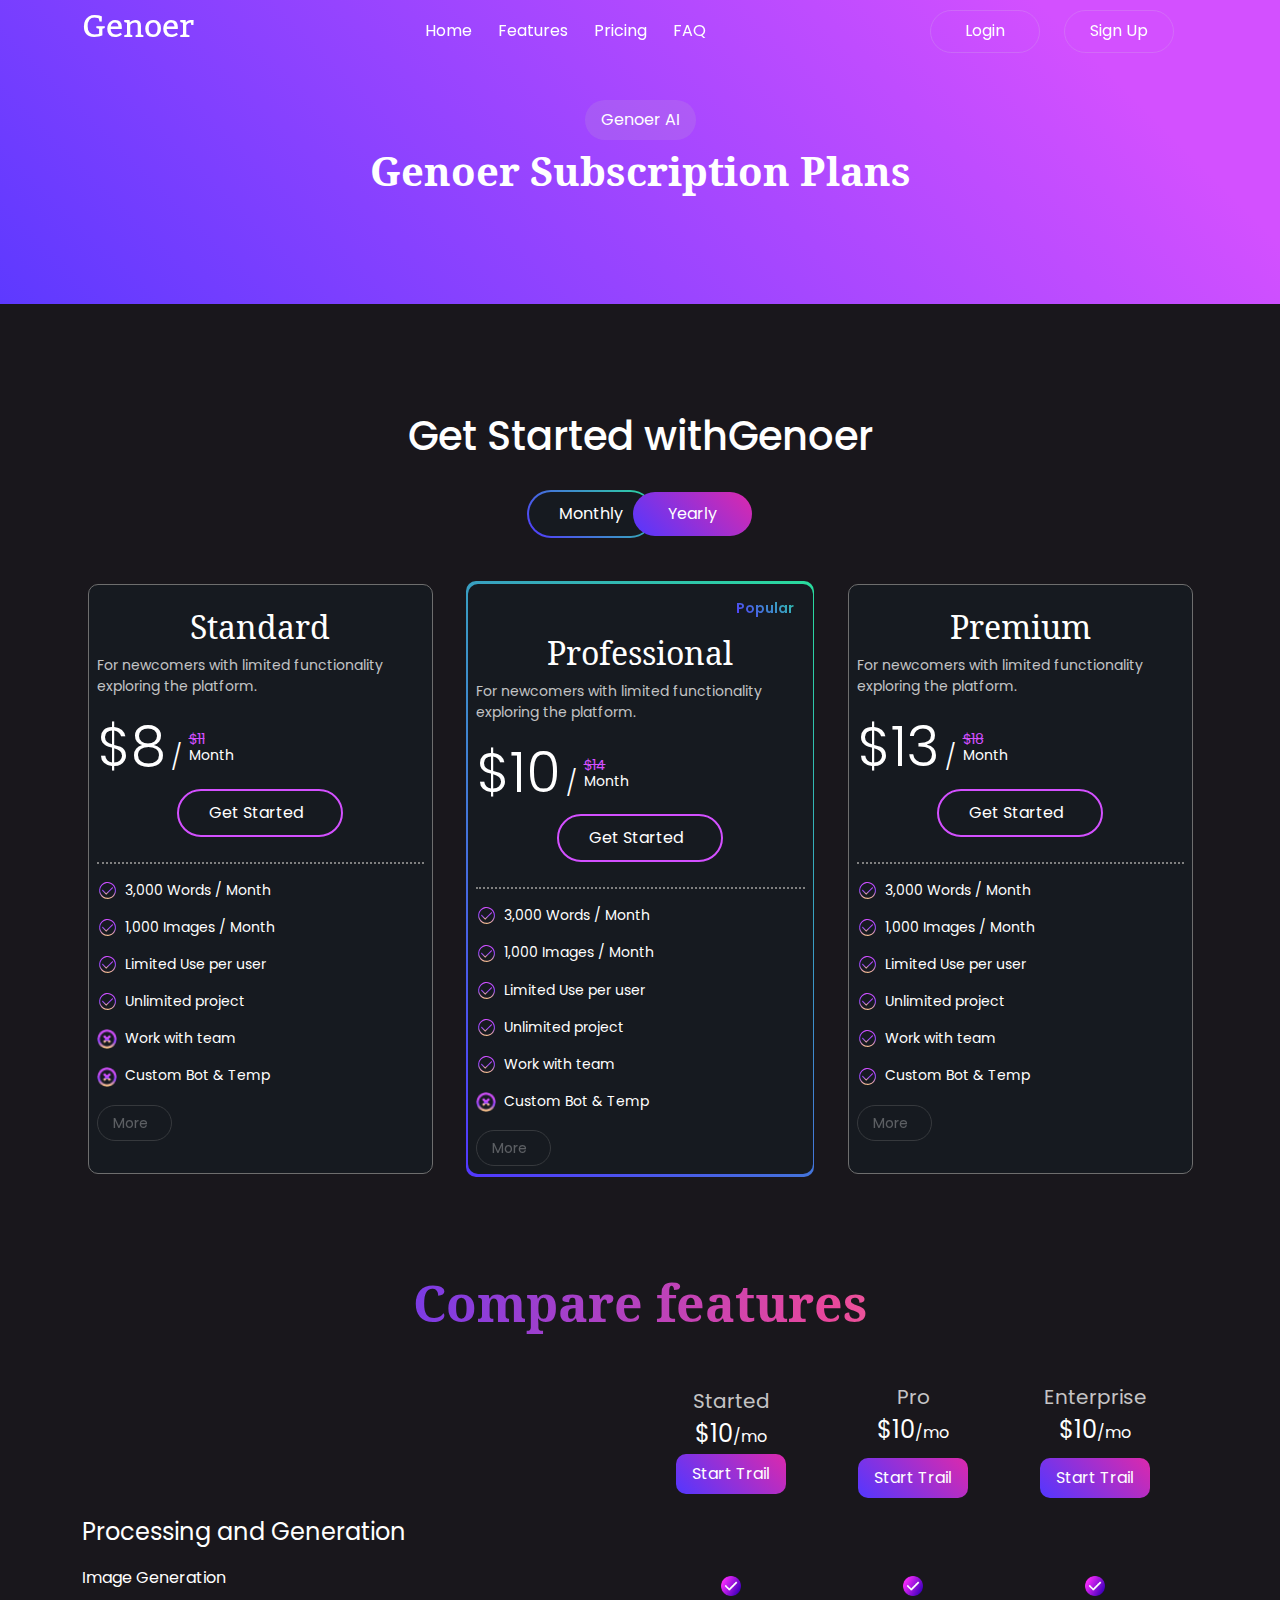
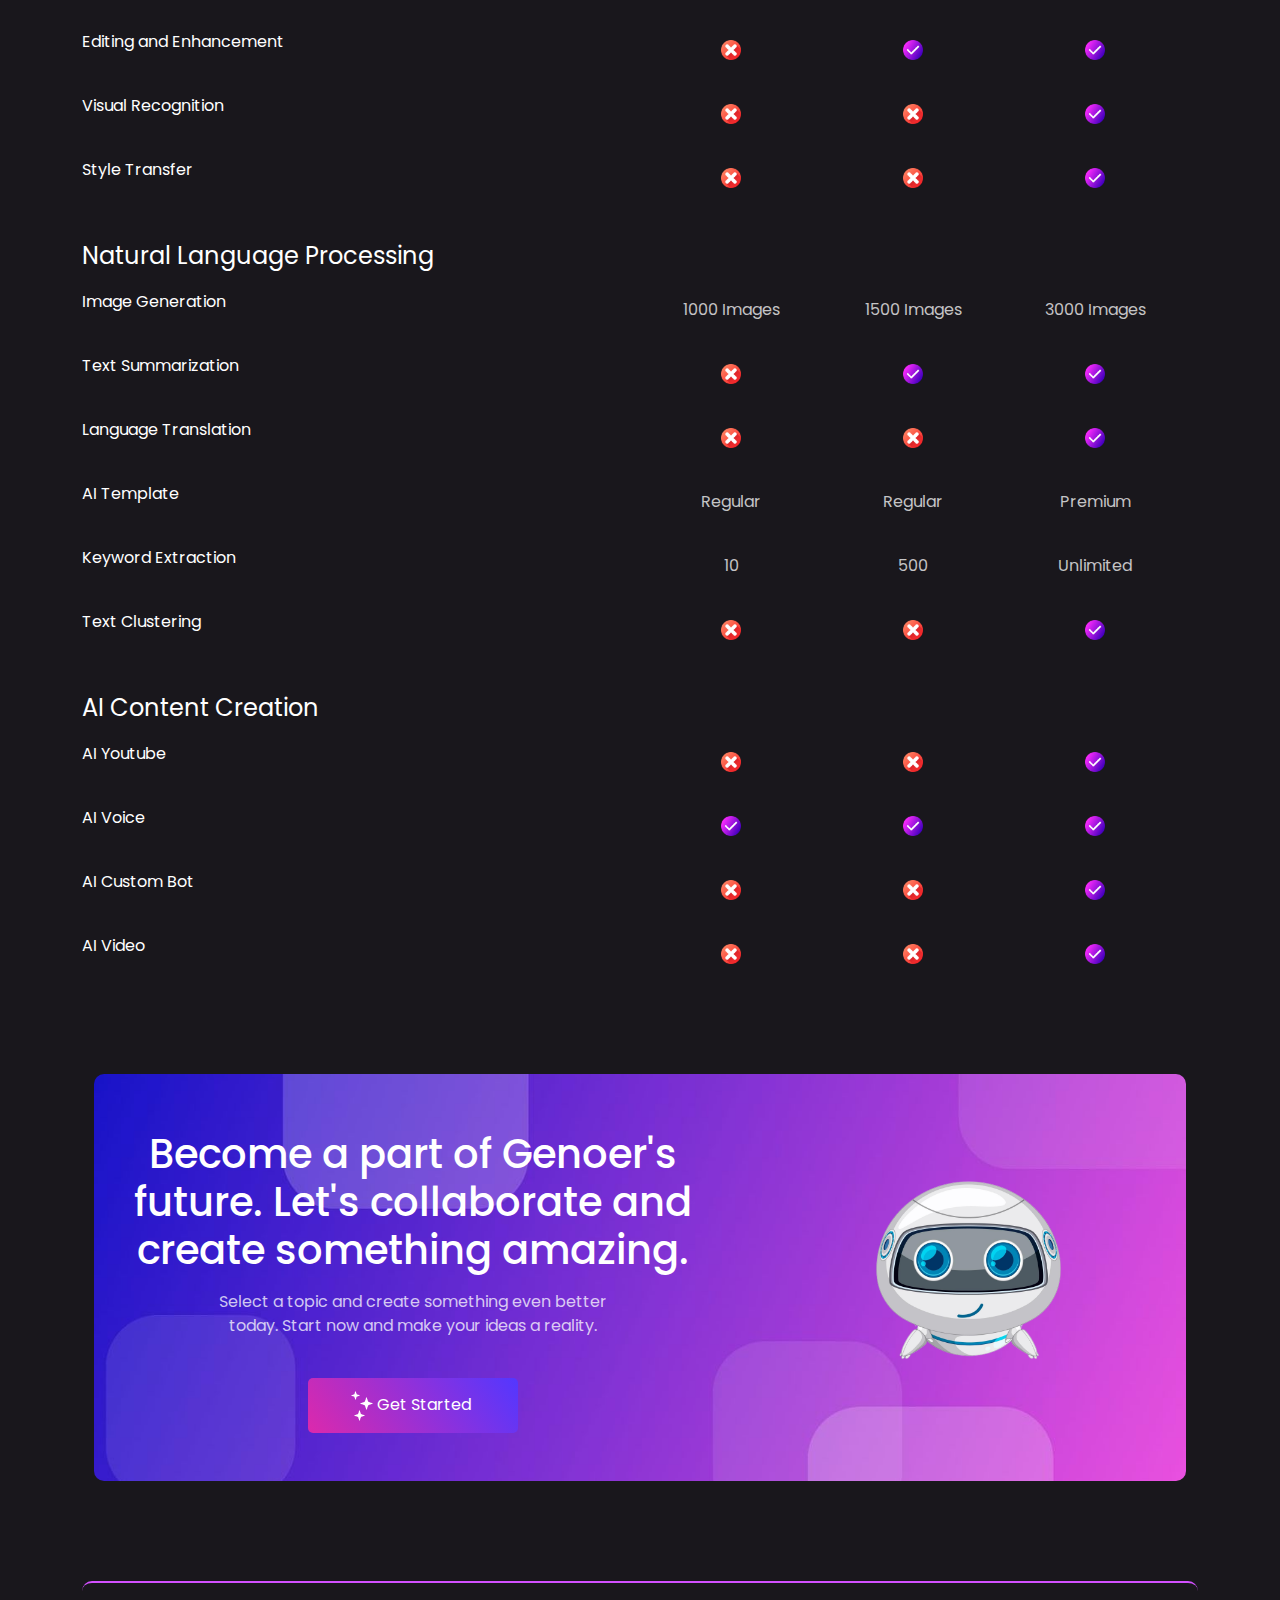
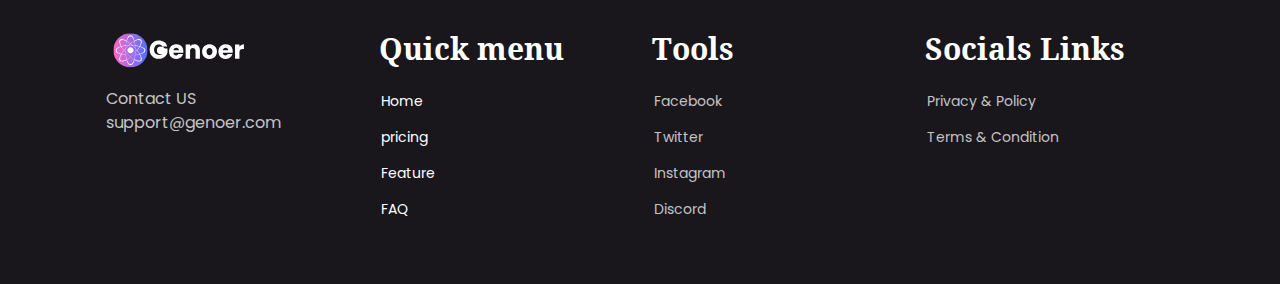
<file: pricing.htm>
<!DOCTYPE html>
<html lang="en">
<head>
    <meta charset="UTF-8">
    <meta name="viewport" content="width=device-width, initial-scale=1.0">
    <title>pricing</title>
    <!-- Bootstrap Css start -->
    <link href="https://cdn.jsdelivr.net/npm/bootstrap@5.3.3/dist/css/bootstrap.min.css" rel="stylesheet" integrity="sha384-QWTKZyjpPEjISv5WaRU9OFeRpok6YctnYmDr5pNlyT2bRjXh0JMhjY6hW+ALEwIH" crossorigin="anonymous">
    <!-- Bootstrap Css end  -->
    <!-- link style.css-->
    <link rel="stylesheet" href="feature.css">
    <!-- Google fonts -->
    <link rel="preconnect" href="https://fonts.googleapis.com">
    <link rel="preconnect" href="https://fonts.gstatic.com" crossorigin>
    <link href="https://fonts.googleapis.com/css2?family=Kadwa:wght@400;700&family=Koh+Santepheap:wght@100;300;400;700;900&family=Poppins:ital,wght@0,100;0,200;0,300;0,400;0,500;0,600;0,700;0,800;0,900;1,100;1,200;1,300;1,400;1,500;1,600;1,700;1,800;1,900&family=Roboto:ital,wght@0,100;0,300;0,400;0,500;0,700;0,900;1,100;1,300;1,400;1,500;1,700;1,900&display=swap" rel="stylesheet">
    <!-- Google icon-->
    <link rel="stylesheet" href="https://cdnjs.cloudflare.com/ajax/libs/font-awesome/6.5.2/css/all.min.css" integrity="sha512-SnH5WK+bZxgPHs44uWIX+LLJAJ9/2PkPKZ5QiAj6Ta86w+fsb2TkcmfRyVX3pBnMFcV7oQPJkl9QevSCWr3W6A==" crossorigin="anonymous" referrerpolicy="no-referrer" />
    <!-- owl cnd css-->
    <link rel="stylesheet" href="https://cdnjs.cloudflare.com/ajax/libs/OwlCarousel2/2.3.4/assets/owl.carousel.min.css">
    <!-- AOS animaction cdn css -->
    <link href="https://unpkg.com/aos@2.3.1/dist/aos.css" rel="stylesheet">
</head>
<body>

    <div class="container-fluid pricing-head">
        <!-- Navbar start -->
         <nav class="navbar navbar-expand-lg fixed-top nav_head" style="padding:3px;">
           <div class="container">
             <a class="navbar-brand h1" href="index.html">Genoer</a>
             <button class="navbar-toggler" type="button" data-bs-toggle="collapse" data-bs-target="#navbarSupportedContent" aria-controls="navbarSupportedContent" aria-expanded="false" aria-label="Toggle navigation">
               <span class="navbar-toggler-icon"></span>
             </button>
             <div class="collapse navbar-collapse" id="navbarSupportedContent">
               <ul class="navbar-nav ms-auto mb-2 mb-lg-0">
                 <li class="nav-item">
                   <a class="nav-link active" aria-current="page" href="index.html">Home</a>
                 </li>
                 <li class="nav-item">
                   <a class="nav-link link-offset-2 link-offset-3-hover link-underline link-underline-opacity-0 link-underline-opacity-75-hover" href="feature.html">Features</a>
                 </li>
                 <li class="nav-item">
                   <a class="nav-link" href="pricing.htm">Pricing</a>
                 </li>
                 <li class="nav-item">
                   <a class="nav-link" href="Faq.html">FAQ</a>
                 </li>
               </ul>
               <ul class="navbar-nav ms-auto mb-2 mb-lg-0 navbar-nav-btn">
                   <li class="nav-item ">
                     <a class="nav-link btn-one mb-3 mb-lg-0 me-4" aria-current="page" href="#">Login</a>
                   </li>
                   <li class="nav-item ">
                     <a class="nav-link btn-one mb-3 mb-lg-0 me-4" aria-current="page" href="#">Sign Up</a>
                   </li>
               </ul>
               
             </div>
           </div>
         </nav>
         <!-- Navbar end -->
         <div class="container">
           <!-- Breadcrumb Section -->
          <section class="breadcrumb-section text-white" style="padding-top: 100px;">
           <div class="breadcrumb-section-inner">
            <div class="container">
             <div class="row justify-content-center">
              <div class="col-xxl-7 col-xl-8">
                <div class="text-center">
                  <div class="d-inline-flex align-items-center py-2 px-3 rounded-5 home-future" style="background-color:rgba(202, 197, 197, 0.149);">
                    <a href="#" class="link fs-12 text-white link-underline link-underline-opacity-0">Genoer AI</a>
                     <!-- <span class="fs-12 clr-white">-</span>
                   <span class="fs-12 clr-white">Features</span> -->
                 </div>
                 <h2 class="h3 mt-2 text-white">Genoer Subscription Plans</h2>
               </div>
             </div>
           </div>
         </div>
       </div>
          </section>
           <!-- /Breadcrumb Section -->
         </div>
       
    </div>
       <div class="container-fluid sub-head" style="margin-top: 100px;">
            <!-- start pricing section -->
           <div class="container text-white pricing-container">
        <div class="row">
          <div class="col-12 col-md-8 col-xl-7 mx-auto">
            <h1 class=" text-center mt-2 main-title">Get Started with<span>Genoer</span></h1>
          </div>
        </div>
        <div class="row mt-4">
          <div class="d-flex flex-row justify-content-center">
            <div class="btn-price-one">
              <button type="button" id="month">Monthly</button>
            </div>
            <div class="btn-price-two">
              <button type="button" id="year">Yearly</button>
            </div>
          </div>
        </div>
        <div class="row mt-5">
          <div class="col col-lg-4 d-flex justify-content-center">
            <div class="price-1 p-2">
              <div>
                <h4 class="text-center mt-3">Standard</h4>
                <P class=" text-white text-opacity-75">For newcomers with limited functionality exploring the platform.</P>
              </div>
              <div class="d-flex">
                <div>
                  <h1 class="display-4" id="dollarOne">$8
                    <span class="" style="font-size:25px; margin-left: -10px ; margin-top:0px;">/</span>
                  </h1>
                </div>
                <div class="mt-3" style="margin-left: -25px;">
              <ul>
                <li class="text-decoration-line-through" style="color:#D350FF;">$11</li>
                <li style="font-size: 14px; margin-top: -5px;" class="">Month</li>
              </ul>
                </div>
              </div>
              <div class="d-flex justify-content-center pricing-a-div">
               <a href="#" class="pricing-a">Get Started<i class="fa-solid fa-arrow-right ms-2"></i></a>
              </div>
              <div>
                  <p class="image-generator-para mt-3"><img src="images/image-generator-icon.svg" class="img-fluid me-2" style="width:20px; height:20px;">3,000 Words / Month</p>
                  <p class="image-generator-para"><img src="images/image-generator-icon.svg" class="img-fluid me-2" style="width:20px; height:20px;">1,000 Images / Month</p>
                  <p class="image-generator-para"><img src="images/image-generator-icon.svg" class="img-fluid me-2" style="width:20px; height:20px;">Limited Use per user</p>
                  <p class="image-generator-para"><img src="images/image-generator-icon.svg" class="img-fluid me-2" style="width:20px; height:20px;">Unlimited project</p>
                  <p class="image-generator-para"><img src="images/pricing-icon.png" class="img-fluid me-2" style="width:20px; height:20px;">Work with team</p>
                  <p class="image-generator-para"><img src="images/pricing-icon.png" class="img-fluid me-2" style="width:20px; height:20px;">Custom Bot & Temp</p>
                  <div class="pricing-more mt-4">
                    <a href="#" class="">More<i class="fa-solid fa-arrow-right ms-2"></i></a>
                  </div>
              </div>
            </div>
          </div>
          <div class="col col-lg-4 d-flex justify-content-center mt-lg-0 mt-3">
            <div class=" price-2 price-1 p-2">
              <div>
                <p class="pop-title mt-0">Popular</p>
                <h4 class="text-center">Professional</h4>
                <P class=" text-white text-opacity-75">For newcomers with limited functionality exploring the platform.</P>
              </div>
              <div class="d-flex align-self-start">
                <div>
                  <h1 class="display-4" id="dollarTwo">$10
                    <span class="" style="font-size:25px; margin-left: -10px ; margin-top:0px;">/</span>
                  </h1>
                </div>
                <div class="mt-3" style="margin-left: -25px;">
              <ul>
                <li class="text-decoration-line-through" style="color:#D350FF;">$14</li>
                <li style="font-size: 14px; margin-top: -5px;" class="">Month</li>
              </ul>
                </div>
              </div>
              <div class="d-flex justify-content-center pricing-a-div align-self-start w-100">
               <a href="#" class="pricing-a">Get Started<i class="fa-solid fa-arrow-right ms-2"></i></a>
              </div>
              <div class="align-self-start">
                  <p class="image-generator-para mt-3"><img src="images/image-generator-icon.svg" class="img-fluid me-2" style="width:20px; height:20px;">3,000 Words / Month</p>
                  <p class="image-generator-para"><img src="images/image-generator-icon.svg" class="img-fluid me-2" style="width:20px; height:20px;">1,000 Images / Month</p>
                  <p class="image-generator-para"><img src="images/image-generator-icon.svg" class="img-fluid me-2" style="width:20px; height:20px;">Limited Use per user</p>
                  <p class="image-generator-para"><img src="images/image-generator-icon.svg" class="img-fluid me-2" style="width:20px; height:20px;">Unlimited project</p>
                  <p class="image-generator-para"><img src="images/image-generator-icon.svg" class="img-fluid me-2" style="width:20px; height:20px;">Work with team</p>
                  <p class="image-generator-para"><img src="images/pricing-icon.png" class="img-fluid me-2" style="width:20px; height:20px;">Custom Bot & Temp</p>
                  <div class="pricing-more mt-4">
                    <a href="#" class="">More<i class="fa-solid fa-arrow-right ms-2"></i></a>
                  </div>
              </div>
            </div>
          </div>
          <div class="col col-lg-4 d-flex justify-content-center mt-lg-0 mt-3">
            <div class="price-1 p-2">
              <div>
                <h4 class="text-center mt-3">Premium</h4>
                <P class=" text-white text-opacity-75">For newcomers with limited functionality exploring the platform.</P>
              </div>
              <div class="d-flex">
                <div>
                  <h1 class="display-4" id="dollarThree">$13
                    <span class="" style="font-size:25px; margin-left: -10px ; margin-top:0px;">/</span>
                  </h1>
                </div>
                <div class="mt-3" style="margin-left: -25px;">
              <ul>
                <li class="text-decoration-line-through" style="color:#D350FF;">$18</li>
                <li style="font-size: 14px; margin-top: -5px;" class="">Month</li>
              </ul>
                </div>
              </div>
              <div class="d-flex justify-content-center pricing-a-div">
               <a href="#" class="pricing-a">Get Started<i class="fa-solid fa-arrow-right ms-2"></i></a>
              </div>
              <div>
                  <p class="image-generator-para mt-3"><img src="images/image-generator-icon.svg" class="img-fluid me-2" style="width:20px; height:20px;">3,000 Words / Month</p>
                  <p class="image-generator-para"><img src="images/image-generator-icon.svg" class="img-fluid me-2" style="width:20px; height:20px;">1,000 Images / Month</p>
                  <p class="image-generator-para"><img src="images/image-generator-icon.svg" class="img-fluid me-2" style="width:20px; height:20px;">Limited Use per user</p>
                  <p class="image-generator-para"><img src="images/image-generator-icon.svg" class="img-fluid me-2" style="width:20px; height:20px;">Unlimited project</p>
                  <p class="image-generator-para"><img src="images/image-generator-icon.svg" class="img-fluid me-2" style="width:20px; height:20px;">Work with team</p>
                  <p class="image-generator-para"><img src="images/image-generator-icon.svg" class="img-fluid me-2" style="width:20px; height:20px;">Custom Bot & Temp</p>
                  <div class="pricing-more mt-4">
                    <a href="#" class="">More<i class="fa-solid fa-arrow-right ms-2"></i></a>
                  </div>
              </div>
            </div>
          </div>
        </div>
           </div>
           <!-- end pricing section -->
           <div class="container com-pricing" style="margin-top:100px;">
            <div class="row mx-auto">
              <h4 class="col mx-auto pricing-heading mb-5">Compare features</h4>
            </div>
            <div class="row row-cols-lg-2 sticky-top" style="top:60px; background-color:#19171c;">
              <div></div>
              <div class="row row-cols-3 row-cols-lg-3">
                <div class="d-flex flex-column justify-content-center align-items-center">
                  <p class="fs-5 text-white text-opacity-75 m-0 p-0">Started</p>
                  <p class="fs-4 m-0 p-0">$10<span class="fs-6">/mo</span></p>
                  <a href="#" class="">Start Trail</a>
                </div>
                <div class="d-flex flex-column justify-content-center align-items-center">
                  <p class="fs-5 text-white text-opacity-75 m-0 p-0">Pro</p>
                  <p class="fs-4 m-0 p-0 mb-2">$10<span class="fs-6">/mo</span></p>
                  <a href="#" class="">Start Trail</a>
                </div>
                <div class="d-flex flex-column justify-content-center align-items-center">
                  <p class="fs-5 text-white text-opacity-75 m-0 p-0">Enterprise</p>
                  <p class="fs-4 m-0 p-0 mb-2">$10<span class="fs-6">/mo</span></p>
                  <a href="#" class="">Start Trail</a>
                </div>

              </div>
            </div>
            <!-- first row start -->
            <div>
              <div class="row">
                <p class="mt-3 fs-4 first-one">Processing and Generation</p>
              </div>
              <div class="row row-cols-lg-2 mb-4">
                <div>
                  <p>Image Generation</p>
                </div>
                <div class="row row-cols-3">
                  <div class="d-flex justify-content-center align-items-center"><img src="images/right.png" class="img-fluid" style="width:20px; height:20px;"/></div>
                  <div class="d-flex justify-content-center align-items-center" ><img src="images/right.png" class="img-fluid" style="width:20px; height:20px;"/></div>
                  <div class="d-flex justify-content-center align-items-center"><img src="images/right.png" class="img-fluid" style="width:20px; height:20px;"/></div>
                </div>
              </div>
              <div class="row row-cols-lg-2 mb-4">
                <div>
                  <p>Editing and Enhancement</p>
                </div>
                <div class="row row-cols-3">
                  <div class="d-flex justify-content-center align-items-center"><img src="images/close.png" class="img-fluid" style="width:20px; height:20px;"/></div>
                  <div class="d-flex justify-content-center align-items-center" ><img src="images/right.png" class="img-fluid" style="width:20px; height:20px;"/></div>
                  <div class="d-flex justify-content-center align-items-center"><img src="images/right.png" class="img-fluid" style="width:20px; height:20px;"/></div>
                </div>
              </div>
              <div class="row row-cols-lg-2 mb-4">
                <div>
                  <p>Visual Recognition</p>
                </div>
                <div class="row row-cols-3">
                  <div class="d-flex justify-content-center align-items-center"><img src="images/close.png" class="img-fluid" style="width:20px; height:20px;"/></div>
                  <div class="d-flex justify-content-center align-items-center" ><img src="images/close.png" class="img-fluid" style="width:20px; height:20px;"/></div>
                  <div class="d-flex justify-content-center align-items-center"><img src="images/right.png" class="img-fluid" style="width:20px; height:20px;"/></div>
                </div>
              </div>
              <div class="row row-cols-lg-2 mb-4">
                <div>
                  <p>Style Transfer</p>
                </div>
                <div class="row row-cols-3">
                  <div class="d-flex justify-content-center align-items-center"><img src="images/close.png" class="img-fluid" style="width:20px; height:20px;"/></div>
                  <div class="d-flex justify-content-center align-items-center" ><img src="images/close.png" class="img-fluid" style="width:20px; height:20px;"/></div>
                  <div class="d-flex justify-content-center align-items-center"><img src="images/right.png" class="img-fluid" style="width:20px; height:20px;"/></div>
                </div>
              </div>

            </div>
            <!-- first row end -->
            <!-- secont row start -->
            <div>
              <div class="row">
                <p class="mt-3 fs-4 second-one">Natural Language Processing</p>
              </div>
              <div class="row row-cols-lg-2 mb-4">
                <div>
                  <p>Image Generation</p>
                </div>
                <div class="row row-cols-3">
                  <div class="d-flex justify-content-center align-items-center text-white text-opacity-75">1000 Images</div>
                  <div class="d-flex justify-content-center align-items-center text-white text-opacity-75" >1500 Images</div>
                  <div class="d-flex justify-content-center align-items-center text-white text-opacity-75">3000 Images</div>
                </div>
              </div>
              <div class="row row-cols-lg-2 mb-4">
                <div>
                  <p>Text Summarization</p>
                </div>
                <div class="row row-cols-3">
                  <div class="d-flex justify-content-center align-items-center"><img src="images/close.png" class="img-fluid" style="width:20px; height:20px;"/></div>
                  <div class="d-flex justify-content-center align-items-center" ><img src="images/right.png" class="img-fluid" style="width:20px; height:20px;"/></div>
                  <div class="d-flex justify-content-center align-items-center"><img src="images/right.png" class="img-fluid" style="width:20px; height:20px;"/></div>
                </div>
              </div>
              <div class="row row-cols-lg-2 mb-4">
                <div>
                  <p>Language Translation</p>
                </div>
                <div class="row row-cols-3">
                  <div class="d-flex justify-content-center align-items-center"><img src="images/close.png" class="img-fluid" style="width:20px; height:20px;"/></div>
                  <div class="d-flex justify-content-center align-items-center" ><img src="images/close.png" class="img-fluid" style="width:20px; height:20px;"/></div>
                  <div class="d-flex justify-content-center align-items-center"><img src="images/right.png" class="img-fluid" style="width:20px; height:20px;"/></div>
                </div>
              </div>
              <div class="row row-cols-lg-2 mb-4">
                <div>
                  <p>AI Template</p>
                </div>
                <div class="row row-cols-3">
                  <div class="d-flex justify-content-center align-items-center text-white text-opacity-75">Regular</div>
                  <div class="d-flex justify-content-center align-items-center text-white text-opacity-75">Regular</div>
                  <div class="d-flex justify-content-center align-items-center text-white text-opacity-75">Premium</div>
                </div>
              </div>
              <div class="row row-cols-lg-2 mb-4">
                <div>
                  <p>Keyword Extraction</p>
                </div>
                <div class="row row-cols-3">
                  <div class="d-flex justify-content-center align-items-center text-white text-opacity-75">10</div>
                  <div class="d-flex justify-content-center align-items-center text-white text-opacity-75" >500</div>
                  <div class="d-flex justify-content-center align-items-center text-white text-opacity-75">Unlimited</div>
                </div>
              </div>
              <div class="row row-cols-lg-2 mb-4">
                <div>
                  <p>Text Clustering</p>
                </div>
                <div class="row row-cols-3">
                  <div class="d-flex justify-content-center align-items-center"><img src="images/close.png" class="img-fluid" style="width:20px; height:20px;"/></div>
                  <div class="d-flex justify-content-center align-items-center" ><img src="images/close.png" class="img-fluid" style="width:20px; height:20px;"/></div>
                  <div class="d-flex justify-content-center align-items-center"><img src="images/right.png" class="img-fluid" style="width:20px; height:20px;"/></div>
                </div>
              </div>
            </div>
            <!-- second row end -->
             <!-- thred row start -->
             <div>
              <div class="row">
                <p class="mt-3 fs-4 thred-one">AI Content Creation</p>
              </div>
              <div class="row row-cols-lg-2 mb-4">
                <div>
                  <p>AI Youtube</p>
                </div>
                <div class="row row-cols-3">
                  <div class="d-flex justify-content-center align-items-center"><img src="images/close.png" class="img-fluid" style="width:20px; height:20px;"/></div>
                  <div class="d-flex justify-content-center align-items-center" ><img src="images/close.png" class="img-fluid" style="width:20px; height:20px;"/></div>
                  <div class="d-flex justify-content-center align-items-center"><img src="images/right.png" class="img-fluid" style="width:20px; height:20px;"/></div>
                </div>
              </div>
              <div class="row row-cols-lg-2 mb-4">
                <div>
                  <p>AI Voice</p>
                </div>
                <div class="row row-cols-3">
                  <div class="d-flex justify-content-center align-items-center"><img src="images/right.png" class="img-fluid" style="width:20px; height:20px;"/></div>
                  <div class="d-flex justify-content-center align-items-center" ><img src="images/right.png" class="img-fluid" style="width:20px; height:20px;"/></div>
                  <div class="d-flex justify-content-center align-items-center"><img src="images/right.png" class="img-fluid" style="width:20px; height:20px;"/></div>
                </div>
              </div>
              <div class="row row-cols-lg-2 mb-4">
                <div>
                  <p>AI Custom Bot</p>
                </div>
                <div class="row row-cols-3">
                  <div class="d-flex justify-content-center align-items-center"><img src="images/close.png" class="img-fluid" style="width:20px; height:20px;"/></div>
                  <div class="d-flex justify-content-center align-items-center" ><img src="images/close.png" class="img-fluid" style="width:20px; height:20px;"/></div>
                  <div class="d-flex justify-content-center align-items-center"><img src="images/right.png" class="img-fluid" style="width:20px; height:20px;"/></div>
                </div>
              </div>
              <div class="row row-cols-lg-2 mb-4">
                <div>
                  <p>AI Video</p>
                </div>
                <div class="row row-cols-3">
                  <div class="d-flex justify-content-center align-items-center"><img src="images/close.png" class="img-fluid" style="width:20px; height:20px;"/></div>
                  <div class="d-flex justify-content-center align-items-center" ><img src="images/close.png" class="img-fluid" style="width:20px; height:20px;"/></div>
                  <div class="d-flex justify-content-center align-items-center"><img src="images/right.png" class="img-fluid" style="width:20px; height:20px;"/></div>
                </div>
              </div>
            </div>
            <!-- thred row end -->

           

         
          </div>
          
         <div class="container">
           <div class="container-fluid ">
             <div class="container last-baner">
               <div class="row last-img-row pt-5 pb-5">
                 <div class=" col-12 col-lg-7 text-white text-center">
                   <h1 class=" text-center mt-2 main-title">Become a part of Genoer's future. <span>Let's collaborate and create something amazing.</span></h1>
                   <p class="col-md-8 col-lg-8 mx-auto mt-3 text-white text-opacity-75">Select a topic and create something even better today. Start now and make your ideas a reality.</p>
                   <button class="btn-two mt-4 ps-1 pe-2" style="width:210px;"><img src="/images/star.png" class="me-1"><a href="#" class="text-white link-underline link-underline-opacity-0">Get Started </a> </button> 
                 </div>
                 <div class="col-12 col-lg-5 mt-lg-0 mt-4 d-flex justify-content-center align-item-center last-img">
                   <img class="img-fluid" src="/images/friendly-robot-starry-space.png">
                   <!-- <img class="img-fluid" src="/images/chatbot-baner.png">  -->
                 </div>
               </div>
             </div>
            </div> 
            <!-- end baner -->
            <!-- start footer -->
            <div class="container-fluid footer mb-5">  
             <div class="container">
               <div class="row text-white text-opacity-75 mt-5">
                 <div class="col-md-6 col-lg-3">
                   <img src="/images/logo_genoer.png">
                   <p class="mb-0 mt-3">Contact US</p>
                   <p class="">support@genoer.com</p>
                 </div>
                 <div class="col-md-6 col-lg-3">
                   <h4 class=" text-white">Quick menu</h4>
                   <ul class="mt-4">
                    <li><a href="index.html" class="text-white link-underline link-underline-opacity-0">Home</a></li>
                    <li><a href="pricing.htm" class="text-white link-underline link-underline-opacity-0">pricing</a></li>
                    <li><a href="feature.html" class="text-white  link-underline link-underline-opacity-0">Feature</a></li>
                    <li><a href="Faq.html" class="text-white link-underline link-underline-opacity-0">FAQ</a></li>
                   </ul>
                 </div>
                 <div class="col-md-6 col-lg-3 mt-lg-0 mt-md-4">
                   <h4 class=" text-white ">Tools</h4>
                   <ul class="mt-4">
                     <li>Facebook</li>
                     <li>Twitter</li>
                     <li>Instagram</li>
                     <li>Discord</li>
                   </ul>
                 </div>
                 <div class=" col-md-6 col-lg-3 mt-lg-0 mt-md-4">
                   <h4 class=" text-white ">Socials Links</h4>
                   <ul class="mt-4">
                     <li>Privacy & Policy</li>
                     <li>Terms & Condition</li>
                   </ul>
                 </div>
               </div>
             </div>
            </div>
            <!-- end footer -->
         
  
  
   
         </div>
       </div>
   






     <!-- Bootstrap Js start  -->
     <script src="https://cdn.jsdelivr.net/npm/bootstrap@5.3.3/dist/js/bootstrap.bundle.min.js" integrity="sha384-YvpcrYf0tY3lHB60NNkmXc5s9fDVZLESaAA55NDzOxhy9GkcIdslK1eN7N6jIeHz" crossorigin="anonymous"></script>
      
     <!-- jquery cdn js -->
    <script src="https://code.jquery.com/jquery-3.7.1.min.js" ></script>
    <!-- Aos animaction cdn js -->
    <script src="https://unpkg.com/aos@2.3.1/dist/aos.js"></script>
    <!-- AOS animaction initialize js -->

    <!-- link.js -->
    <script src="feature.js"></script>
</body>
</html>
</file>
<file: Faq.css>
*{
    box-sizing:border-box;
    margin:0;
    padding:0;
    font-family: "Poppins", sans-serif;
   font-style: normal;
   
}
body{
    /* background-color:lightblue!important; */
    background-color: #19171c;
    overflow-x: hidden !important;
}

/* Navbar start */
.navbar{
    background: rgb(83,55,255);
    background: linear-gradient(60deg, rgba(83,55,255,1) 0%, rgba(211,80,255,1) 66%);
}
.navbar .navbar-brand{
    color: white;
    font-family: "Kadwa", serif;
    font-weight: 400;
    font-size:2rem;
}
.navbar .nav-item .nav-link{
    color:white;
    font-family: "Poppins", sans-serif;
    font-weight: 400;
    font-style: normal;
    margin-right: 10px;
}
.navbar .nav-item .nav-link:hover{
    /* border:1px solid ; */
    background-color: rgba(202, 197, 197, 0.149);
    border-radius: 5px;
}
@media only screen and (max-width:992px) {
    .navbar .nav-item .nav-link{
        width:105px;
        padding-left: 10px;
    }
}
/* btn one */
.navbar-nav-btn .nav-item .btn-one{
    width:110px; 
    height:43px;
    text-align: center;
    border-radius:50px;
    background: transparent;
    border: 0.2px solid rgba(217, 217, 217, 0.191);
}
.btn-one:hover{
    border-radius:50px !important;
    border: 0.2px solid rgba(223, 220, 220, 0.191) !important;
    background: rgb(83,55,255);
    background: linear-gradient(60deg, rgba(83,55,255,1)  0%, rgba(211,80,255,1) 66%) !important;
}
/* btn one end */
.navbar-toggler {
    /* background: linear-gradient(212deg, rgba(83,55,255,1) 18%, rgba(220,41,172,1) 81%); */
    background-color:whitesmoke;
    font-size:15px;
    color: red;
}
.navbar-toggler:focus{
    box-shadow: none !important;
}
/* Navbar end */
/* start faq */
.faq h4{
  font-family: "Koh Santepheap", serif;
  font-weight: 400;
  font-style: normal; 
  font-size:40px;
}
/* end faq */
.background-gradient{
    top:330px;
    left:-200px;
    /* border: 2px solid white; */
}
.inner-gradient{
    width:600px ;
    height:800px;
    background: rgb(83,55,255);
    background: linear-gradient(97deg, rgba(83,55,255,1) 16%, rgba(233,71,156,1) 67%, rgba(254,198,139,1) 100%);
    filter:blur(190px);
}
/* start frequently asked question */
.accordion{
    --bs-accordion-border-color:none;
}
.accordion-button::after{
    content: '';
    background-image: url(images/angle-down-solid\ \(2\).svg) !important;
    /* background-color: #5337FF; */
    border-radius:3px;
    transform: scale(1.1);
    transition: .5s !important;
}
.accordion-button:not(.collapsed)::after{
    background-image:url(images/downarrow.png) !important ;
}
.accordion-item{
    margin-top:20px;
    background-color:#100425;
    /* background-color:#19171c; */
    border: none;
    border-color: none;
    color: white;
    border-radius: 10px;
    border-left: 3px solid #5337FF;
    /* box-shadow:10px 10px 10px #212025cd; */
}
.accordion-header button{
    background-color:#100425!important;
    /* background-color: #19171c !important; */
    border-radius: 10px;
    color: white;
    padding:25px;
}
.accordion button:focus{
    box-shadow: none;
}
.accordion-button:not(.collapsed) {
    color:#ffa500;

}
.background-gradient-question{
    top:1000px;
    left:-200px;
    /* border: 2px solid white; */
}
.inner-gradient-question{
    width:600px ;
    height:500px;
    background: rgb(83,55,255);
    background: linear-gradient(-97deg, rgba(83,55,255,1) 16%, rgba(233,71,156,1) 67%, rgba(254,198,139,1) 100%);
    filter:blur(190px);
}
@media only screen and (max-width:991px){
    .background-gradient-question{
        top:2400px;
        left:-200px;
        /* border: 2px solid white; */
    }
    .inner-gradient-question{
        width:600px ;
        height:500px;
        background: rgb(83,55,255);
        background: linear-gradient(-97deg, rgba(83,55,255,1) 16%, rgba(233,71,156,1) 67%, rgba(254,198,139,1) 100%);
        filter:blur(190px);
    }
}
/* end frequently asked question */
/* last-banaer start */
.last-baner{
    margin-top: 100px;
    object-fit: cover;
    background-repeat: no-repeat;
    background-image: url('/images/_\ \(4\).jpeg');
    /* background-image: url('/images/baner-2\ copy.jpg'); */

    background-size: cover;
    background-position: center;
    border-radius: 10px;
    width:100%;
}

.last-baner h2{
    font-size: 40px;
    font-family: "Koh Santepheap", serif;
}
.last-img img{
    width: 300px;
    position: relative;
    animation-name:moveingimg;
    animation-duration:2s;
    animation-iteration-count:infinite
}
@keyframes moveingimg{
    0%{
        bottom:0;
    }
    50%{
        bottom:30px;
    }
    100%{
        bottom: 0;
    }

}
/* last-banaer end */
/* footer  sart*/
.footer{
    border-radius:10px;
    border-top: 2px solid rgba(211,80,255,1);
    margin-top: 100px;
}
.footer ul li{
    list-style-type: none;
    margin-top:15px;
    margin-left:-30px;
    /* border: 2px solid; */
}
/* footer end */
.btn-two{
    width:190px; 
    height:55px;
    text-align: center;
    border-radius:5px;
    border: none;
    outline: none;
    color: white;
    background: rgb(83,55,255);
    background: linear-gradient(234deg, rgba(83,55,255,1) 0%, rgba(220,41,172,1) 100%);
    margin-top: 10px;
}
.btn-two span{
    font-size:13px ;
    font-weight:700;
    margin-top:px ;
}
.btn-two:hover{
    background: rgb(83,55,255);
   background: linear-gradient(45deg, rgba(83,55,255,1) 0%, rgba(220,41,172,1) 100%);
   transition-delay:3s;
}
</file>
<file: feature.css>
*{
    box-sizing:border-box;
    margin:0;
    padding:0;
    font-family: "Poppins", sans-serif;
    font-style: normal;
   
}
body{
    /* background-color:lightblue!important; */
    background-color: #19171c;
    overflow-x: hidden !important;
    color: white;
}

/* Navbar start */
.navbar-click{
    background: rgb(83,55,255); 
    background: linear-gradient(45deg, rgba(83,55,255,1) 0%, rgba(211,80,255,1) 66%);
    /* height: 500px; */
}
.header-scrolled{
    background: rgb(83,55,255); 
    background: linear-gradient(45deg, rgba(83,55,255,1) 0%, rgba(211,80,255,1) 66%);
}
.future-head{
    background: rgb(83,55,255);
    background: linear-gradient(45deg, rgba(83,55,255,1) 0%, rgba(211,80,255,1) 66%);
    padding-bottom:80px;
    background-size:140% 140%;
    animation: color 3s ease-in-out infinite;
}
@keyframes color{
    0%{
        background-position: 0% 50%;
    }
    50%{
        background-position: 100% 100%;
    }   
    100%{
        background-position: 0% 50%;
    }
} 
.navbar .navbar-brand{
    color: white;
    font-family: "Kadwa", serif;
    font-weight: 400;
    font-size:2rem;
}
.navbar .nav-item .nav-link{
    color:white;
    font-family: "Poppins", sans-serif;
    font-weight: 400;
    font-style: normal;
    margin-right: 10px;
}
.navbar .nav-item .nav-link:hover{
    /* border:1px solid ; */
    background-color: rgba(202, 197, 197, 0.149);
    border-radius: 5px;
}
@media only screen and (max-width:992px) {
    .navbar .nav-item .nav-link{
        width:105px;
        padding-left: 10px;
    }
}
/* btn one */
.navbar-nav-btn .nav-item .btn-one{
    width:110px; 
    height:43px;
    text-align: center;
    border-radius:50px;
    background: transparent;
    border: 0.2px solid rgba(217, 217, 217, 0.191);
}
.btn-one:hover{
    border-radius:50px !important;
    border: 0.2px solid rgba(223, 220, 220, 0.191) !important;
    background: rgb(83,55,255);
    background: linear-gradient(60deg, rgba(83,55,255,1)  0%, rgba(211,80,255,1) 66%) !important;
}
/* btn one end */
.navbar-toggler {
    /* background: linear-gradient(212deg, rgba(83,55,255,1) 18%, rgba(220,41,172,1) 81%); */
    background-color:whitesmoke;
    font-size:15px;
    color: red;
}
.navbar-toggler:focus{
    box-shadow: none !important;
}

/* Navbar end */
/* .new{
    position:relative;
    width:100%;
    height:500px;
    margin-top:160px;
    background-color: blue;
    background: rgb(19, 19, 20);
    border-radius:50% 50% 0 0 /100% 100% 0 0;
    display: flex;
    justify-content: center;
    align-items: center;
}
.new::after{
    content: '';
    position: absolute;
    width:103%;
    height:105%;
    background: rgb(83,55,255);
    background: linear-gradient(60deg, rgba(83,55,255,1)  0%, rgba(211,80,255,1) 66%);
    z-index: -1;
    border-radius:50% 50% 0 0 /100% 100% 0 0;
    background-size:30% 30%;
    animation: color 5s ease-in-out infinite;
}
@keyframes color{
    0%{
        background-position: 0% 50%;
    }
    50%{
        background-position: 100% 100%;
    }   
    100%{
        background-position: 0% 50%;
    }
} */
.breadcrumb-section h2{
    font-family: "Koh Santepheap", serif;
    font-weight: 600;
    font-size:40px;
}
.sub-head ul li{
    list-style-type: none;
    font-size:14px ;
}
.sub-head h4{
    font-family: "Koh Santepheap", serif;
    font-weight: 600;
    font-size:30px;
}
.sub-head h3{
    font-family: "Koh Santepheap", serif;
    font-weight: 600;
    font-size:30px;
}
.btn-two{
    width:190px; 
    height:55px;
    text-align: center;
    border-radius:5px;
    border: none;
    outline: none;
    color: white;
    background: rgb(83,55,255);
    background: linear-gradient(234deg, rgba(83,55,255,1) 0%, rgba(220,41,172,1) 100%);
    margin-top: 10px;
}
.btn-two span{
    font-size:13px ;
    font-weight:700;
    margin-top:px ;
}
.btn-two:hover{
    background: rgb(83,55,255);
   background: linear-gradient(45deg, rgba(83,55,255,1) 0%, rgba(220,41,172,1) 100%);
   transition-delay:3s;
}
/* last-banaer start */
.last-baner{
    margin-top: 100px;
    object-fit: cover;
    background-repeat: no-repeat;
    background-image: url('/images/_\ \(4\).jpeg');
    /* background-image: url('/images/baner-2\ copy.jpg'); */

    background-size: cover;
    background-position: center;
    border-radius: 10px;
    width:100%;
}

.last-baner h2{
    font-size: 40px;
    font-family: "Koh Santepheap", serif;
}
.last-img img{
    width: 300px;
    position: relative;
    animation-name:moveingimg;
    animation-duration:2s;
    animation-iteration-count:infinite
}
@keyframes moveingimg{
    0%{
        bottom:0;
    }
    50%{
        bottom:30px;
    }
    100%{
        bottom: 0;
    }

}
/* last-banaer end */
/* footer  sart*/
.footer{
    border-radius:10px;
    border-top: 2px solid rgba(211,80,255,1);
    margin-top: 100px;
}
.footer ul li{
    list-style-type: none;
    margin-top:15px;
    margin-left:-30px;
    /* border: 2px solid; */
}
/* footer end */

/* start the pricing section */
.pricing-head{
    background: rgb(83,55,255);
    background: linear-gradient(45deg, rgba(83,55,255,1) 0%, rgba(211,80,255,1) 66%);
    padding-bottom:100px;
    background-size:140% 140%;
    animation: colors 3s ease-in-out infinite;
}
@keyframes colors{
    0%{
        background-position: 0% 50%;
    }
    50%{
        background-position: 100% 100%;
    }   
    100%{
        background-position: 0% 50%;
    }
} 
/* start pricing section */
.background-gradient-pricing{
    top:330px;
    right:-200px;
    /* border: 2px solid white; */
}
.inner-gradient-pricing{
    width:600px ;
    height:700px;
    background: rgb(83,55,255);
    background: linear-gradient(97deg, rgba(83,55,255,1) 16%, rgba(233,71,156,1) 67%, rgba(254,198,139,1) 100%);
    filter:blur(190px);
}
@media only screen and (max-width:991px){
    .inner-gradient-pricing{
        width:600px ;
        height:1500px;
        background: rgb(83,55,255);
        background: linear-gradient(97deg, rgba(83,55,255,1) 16%, rgba(233,71,156,1) 67%, rgba(254,198,139,1) 100%);
        filter:blur(190px);
    }

}
.pricing-container,
.custom-temp,
.Frequently-container{
    margin-top:80px;
}
@media only screen and (max-width:576px){
    .pricing-container,
    .custom-temp,
    .Frequently-container{
    margin-top:50px;
}
}
.btn-price-one button{
    padding: 10px 30px;
    border-radius: 40px;
    position: relative;
    display: flex;
    justify-content: center;
    align-items: center;
    border: none;
    background-color:#161a20;
    /* background: transparent; */
    color: rgb(255, 255, 255);
    /* margin: 10px; */
    margin-right: -20px;

}
.btn-price-one button::before{
    content: '';
    width:103%;
    height: 108%;
    background: rgb(83,55,255);
   background: linear-gradient(45deg, rgba(83,55,255,1) 0%, rgb(41, 220, 157) 100%);
   /* transition-delay:3s; */
    position: absolute;
    border-radius: 40px;
    z-index: -1;
    /* transition-duration: 10s; */
}
.btn-price-one button:hover{
    z-index: 0;
    /* transition-duration: 10s; */

}
.btn-price-two button{
    padding: 10px 35px;
    border-radius: 40px;
    position: relative;
    display: flex;
    justify-content: center;
    align-items: center;
    border: none;
    color: white;
   background: linear-gradient(45deg, rgba(83,55,255,1) 0%, rgba(220,41,172,1) 100%);

}
.btn-price-two button:hover{
   background: linear-gradient(45deg, rgba(83,55,255,1) 0%, rgb(41, 220, 196) 100%);

}
.price-1{
    background-color:#161a20;
    border: 1px solid #6e6e6e;
    width:345px;
    height:590px ;
    border-radius: 10px;
}

.price-1 h4{
    font-family: "Koh Santepheap", serif;
    font-weight: 400;
    font-size:32px ;
}
.price-1 p{
    font-size: 14px;
}
.price-1 ul{
    list-style-type: none;
}
.pricing-a{
    text-decoration: none;
    color: white;
    border: 2px solid #D350FF;
    border-radius: 30px;
    padding: 10px 30px;
    position: relative;
    display: flex;
    justify-content: center;
    align-items: center;
    /* background-color:#161a20; */
}
.pricing-a:hover{
   background: linear-gradient(45deg, rgba(83,55,255,1) 0%, rgb(41, 220, 157) 100%);
   border:none;
}
.pricing-a-div{
    border-bottom: 2px dotted gray;
    padding-bottom:25px;
}
.price-2{
    border: none;
    position: relative;
    display: flex;
    justify-content: center;
    align-items: center;
    flex-direction: column;
}
.price-2::after{
content: '';
width: 101%;
height: 101%;
position: absolute;
background: linear-gradient(45deg, rgba(83,55,255,1) 0%, rgb(41, 220, 157) 100%);
z-index: -1;
border-radius: 10px;
}
.pricing-more a{
    color: white;
    text-decoration: none;
    border:1px solid gray;
    border-radius:30px;
    padding:7px 15px;
    font-size: 14px;
    opacity:0.3;
    margin-top:0px;
}
.pricing-more a:hover{
    background-color: #6e6e6e;
    opacity: 0.8;
}
.pop-title{
    margin-left:260px;
    color:transparent;
    background-image:linear-gradient(45deg, rgba(83,55,255,1) 0%, rgb(41, 220, 157) 100%) ;
    -webkit-background-clip: text;
    font-weight: 600;
}
@media only screen and (max-width:375px){
    .pop-title{
        margin-left:180px;
        color:transparent;
        background-image:linear-gradient(45deg, rgba(83,55,255,1) 0%, rgb(41, 220, 157) 100%);
        -webkit-background-clip: text;
        font-weight: 600;
    }
}

.pricing-heading{
    font-family: "Kadwa", serif;
    font-size:50px !important;
    background: linear-gradient(97deg, rgba(83,55,255,1) 16%, rgba(233,71,156,1) 67%, rgba(254,198,139,1) 100%);
     -webkit-background-clip:text;
    -webkit-text-fill-color: transparent;
    text-align: center;
}
/* .first-one,.thred-one,.second-one{
    background:linear-gradient(97deg, rgba(83,55,255,1)5%, rgba(233,71,156,1)30%, rgba(254,198,139,1) 100%);
    -webkit-background-clip:text;
   -webkit-text-fill-color: transparent;
} */
.com-pricing a{
    text-decoration: none;
    color: white;
    border:none;
    padding:8px 16px;
    border-radius:10px;
    background: linear-gradient(45deg, rgba(83,55,255,1) 0%, rgba(220,41,172,1) 100%);
    margin-top:2px;
}
.com-pricing a:hover{
    background-image:linear-gradient(45deg, rgba(83,55,255,1) 0%, rgb(41, 220, 157) 100%) ;
}
@media only screen and (max-width:443px){
    .com-pricing a{
      padding:8px;
    }
}
@media only screen and (max-width:394px){
    .com-pricing a{
      display: none;
    }
}
/* end pricing section */
/* end the pricing section */
</file>
